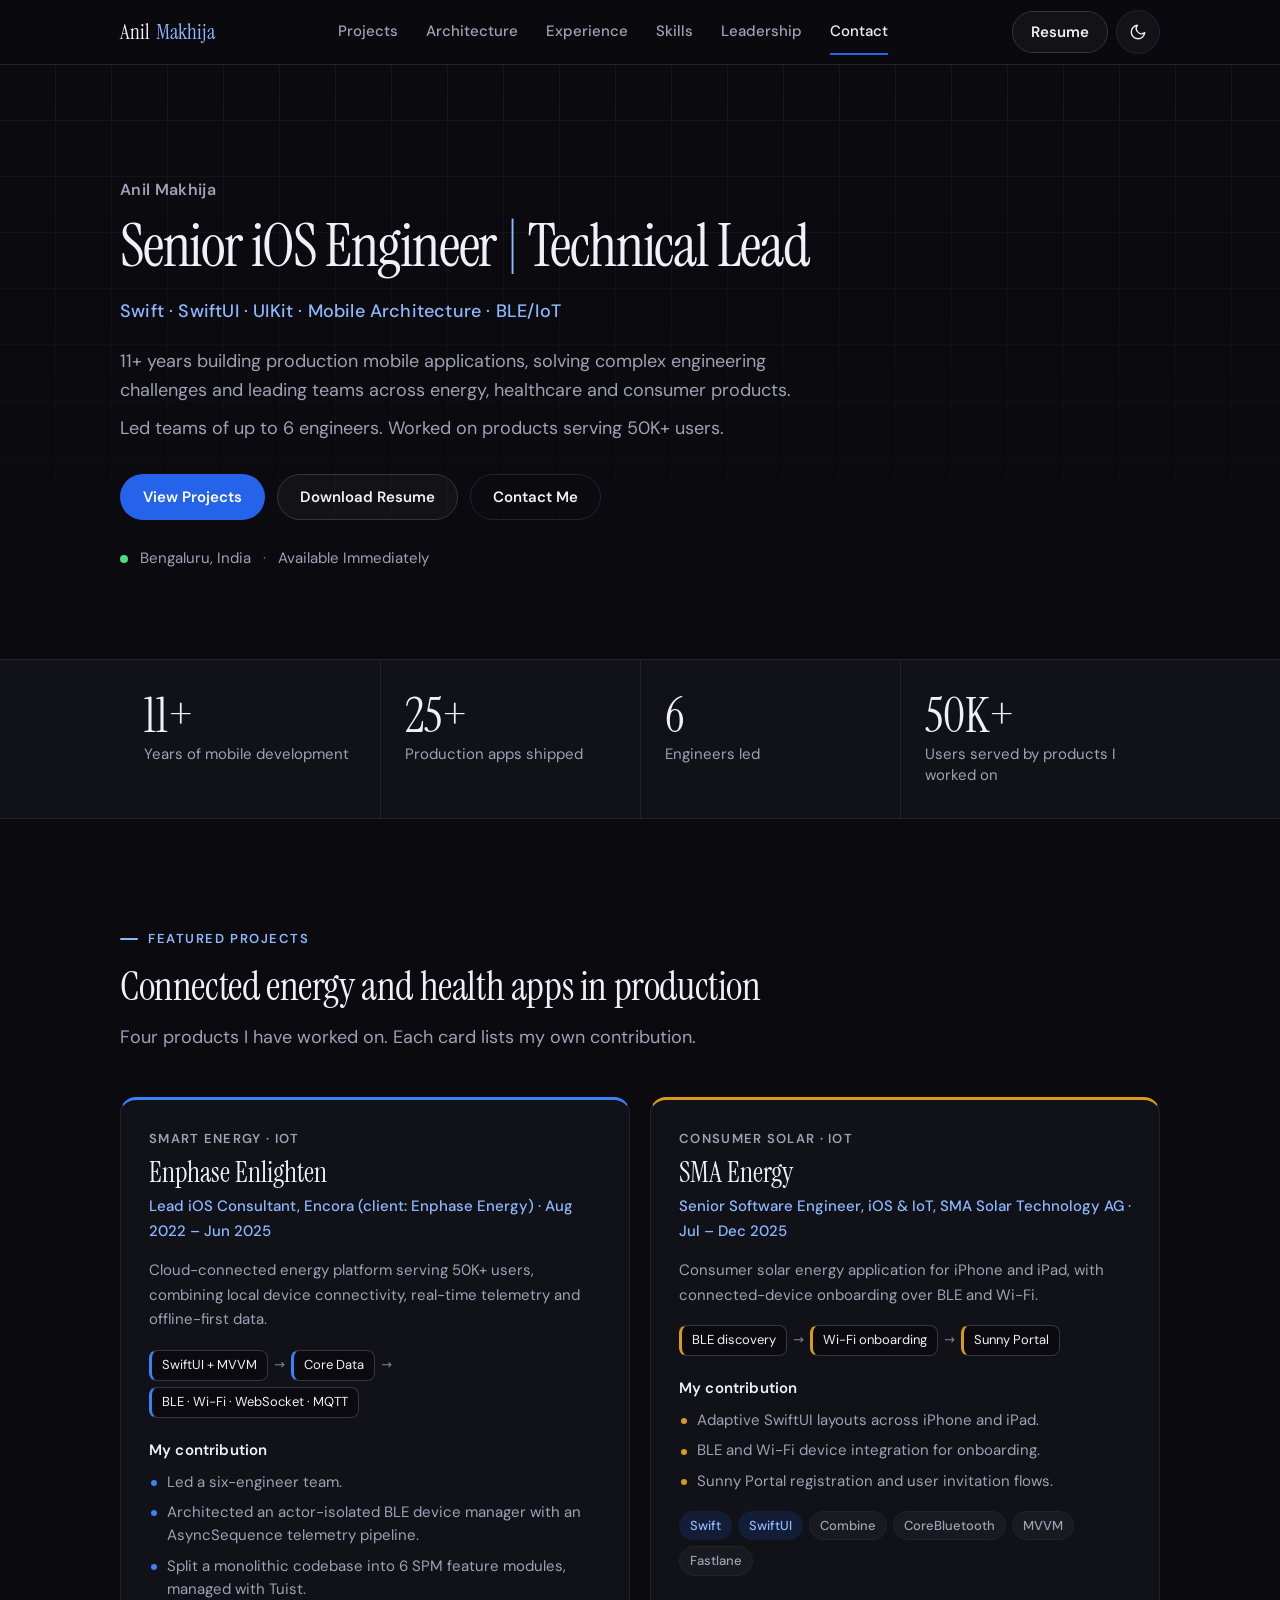
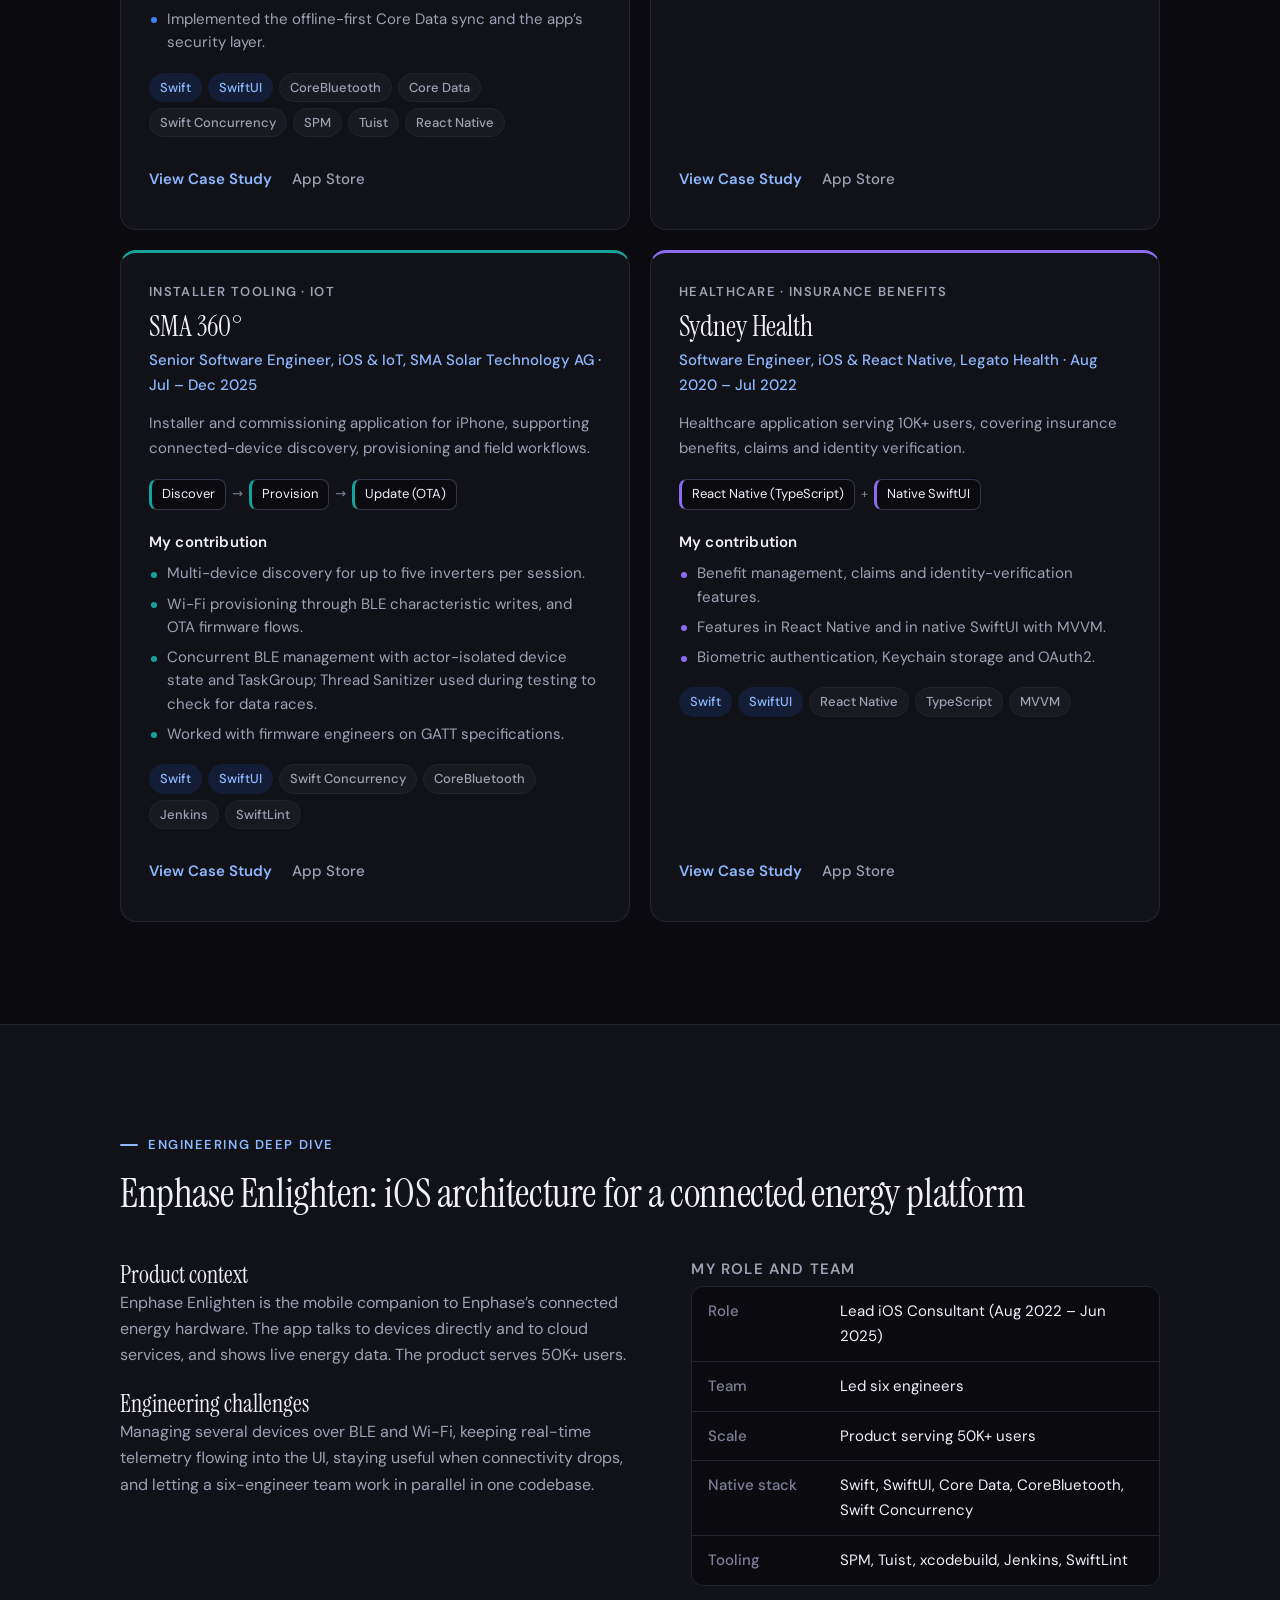
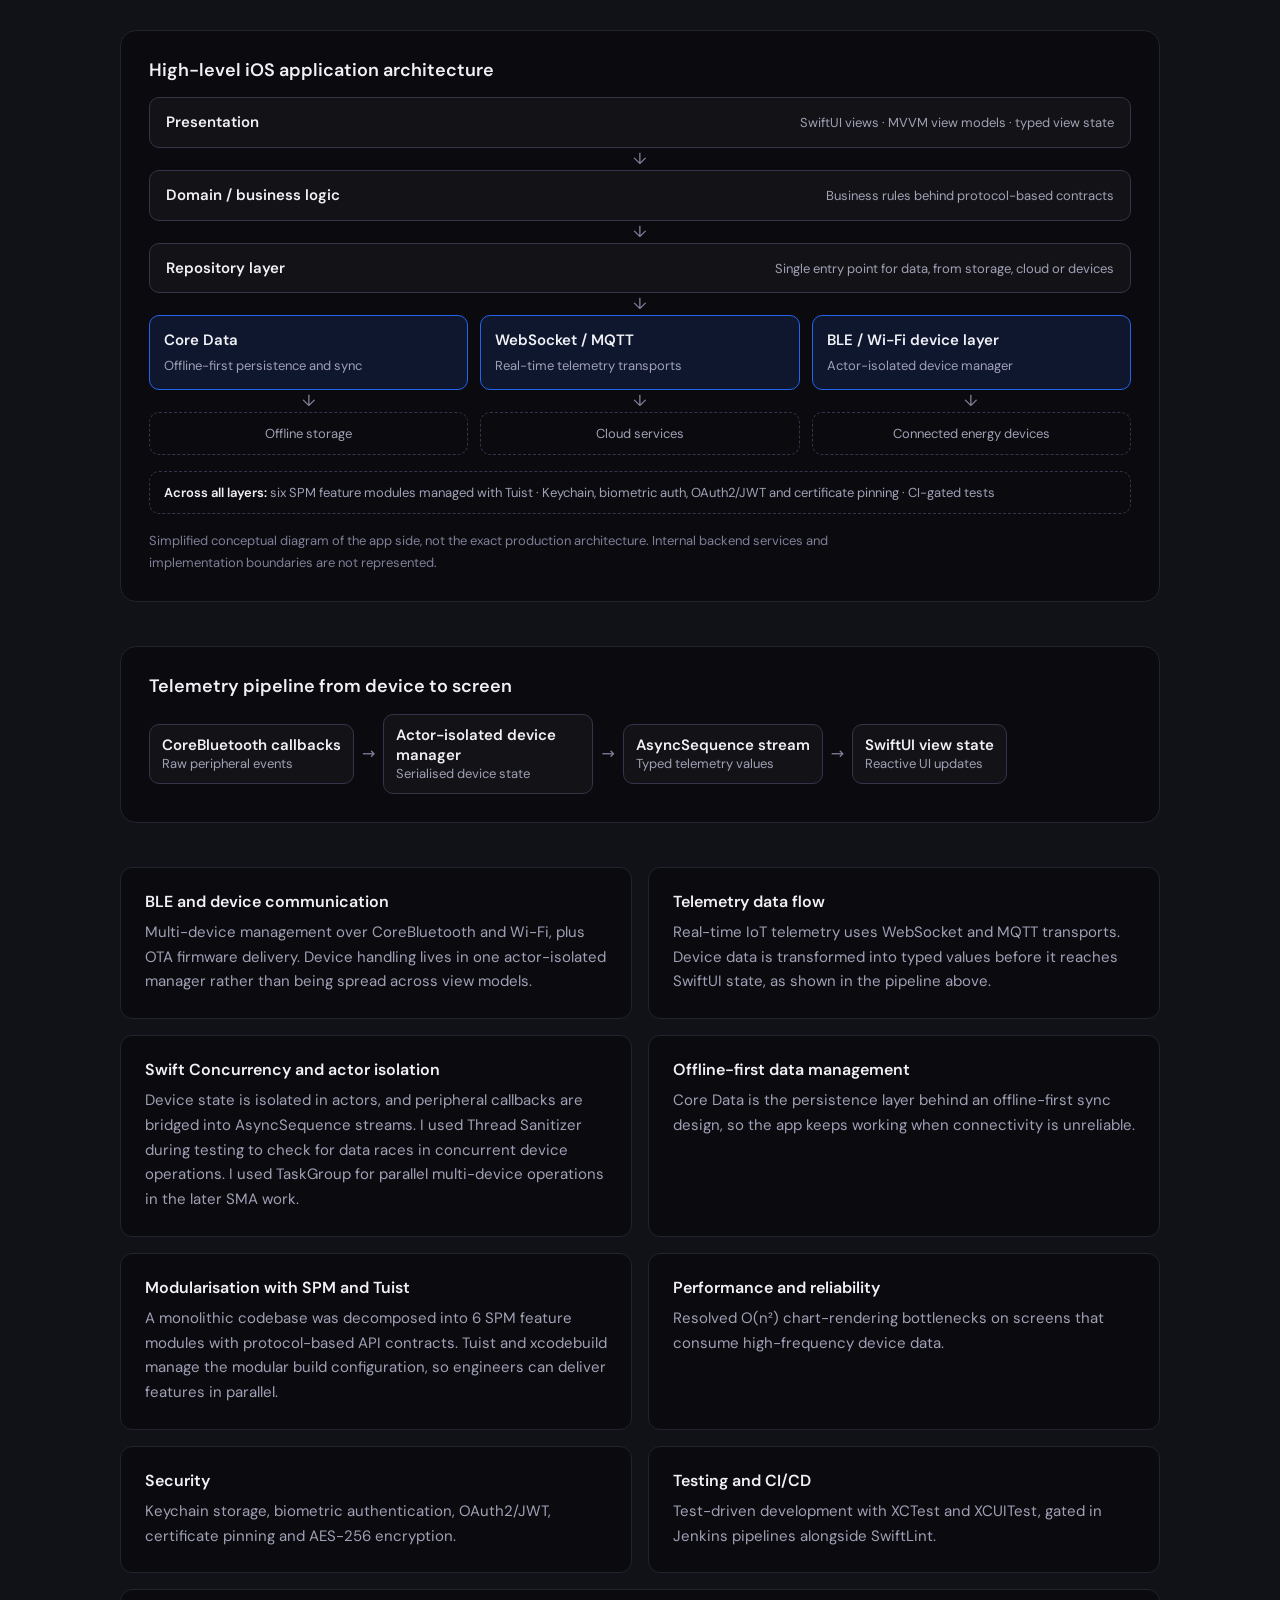
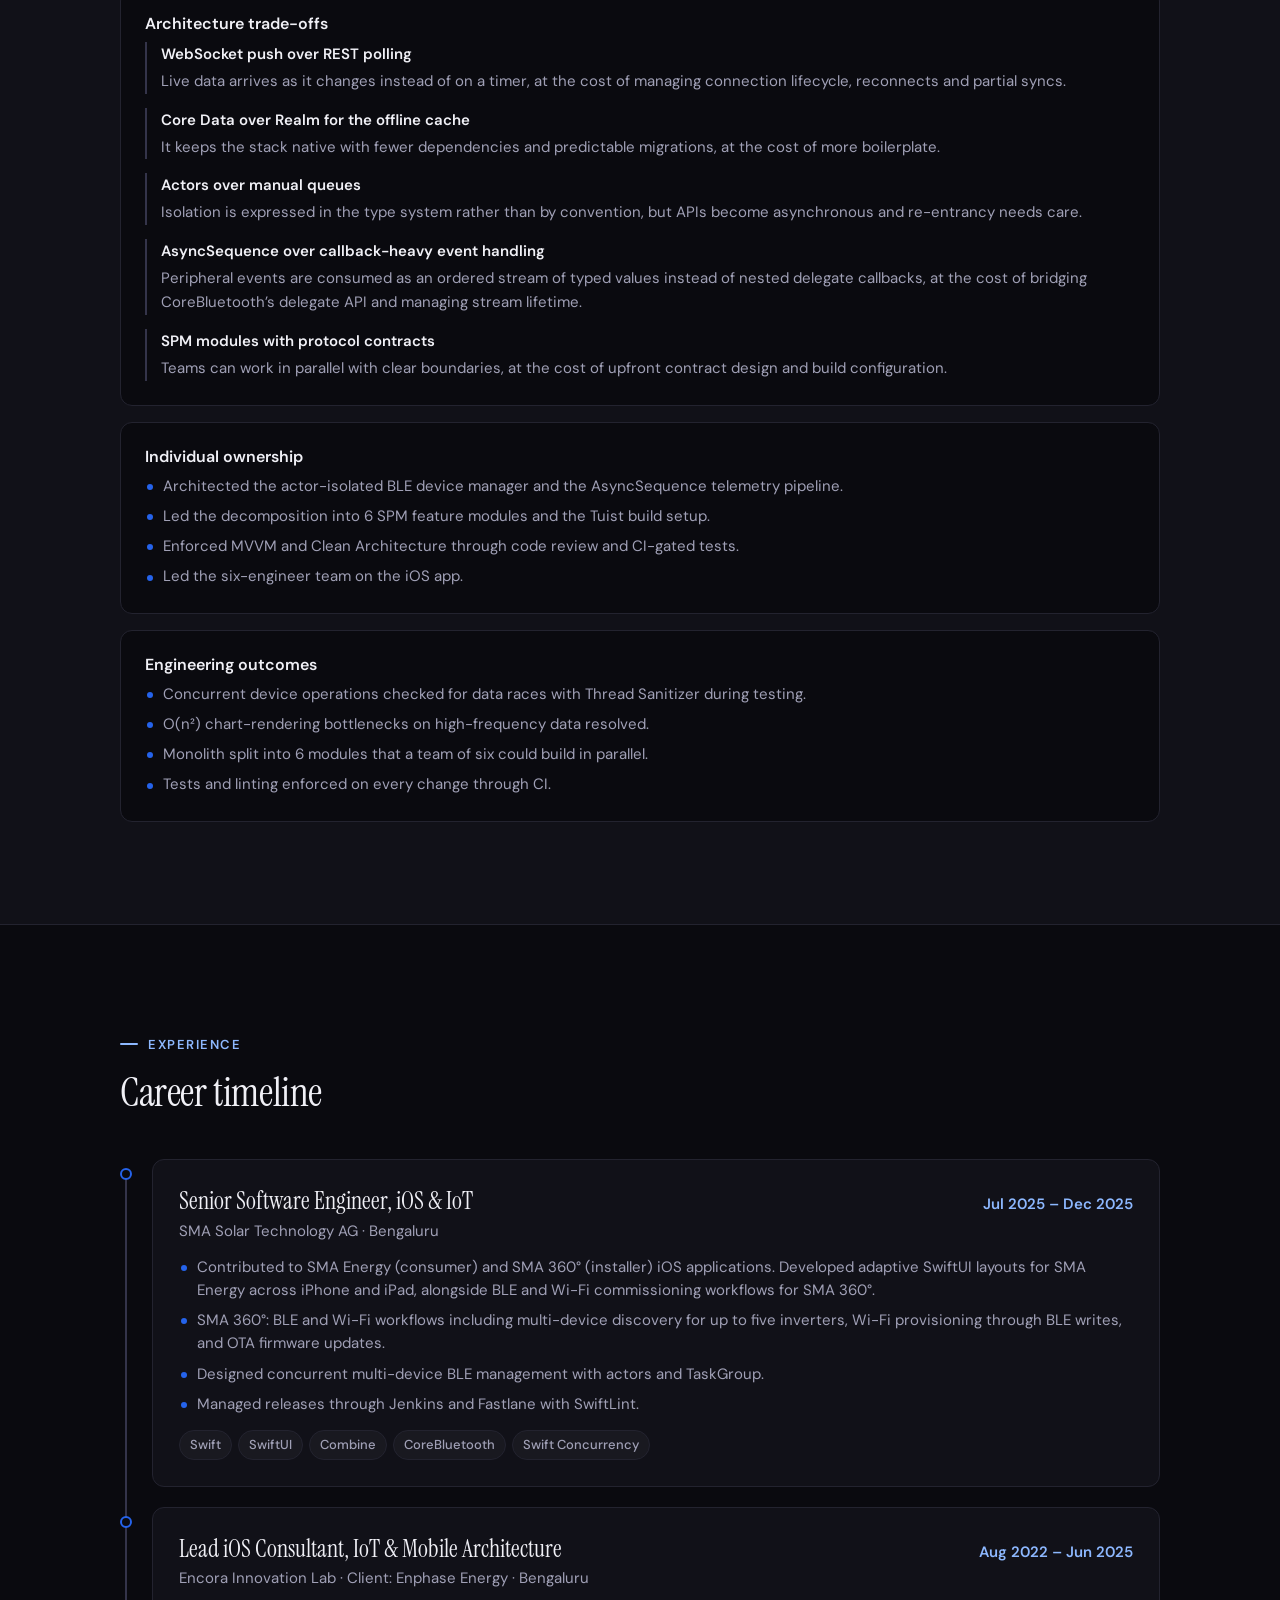
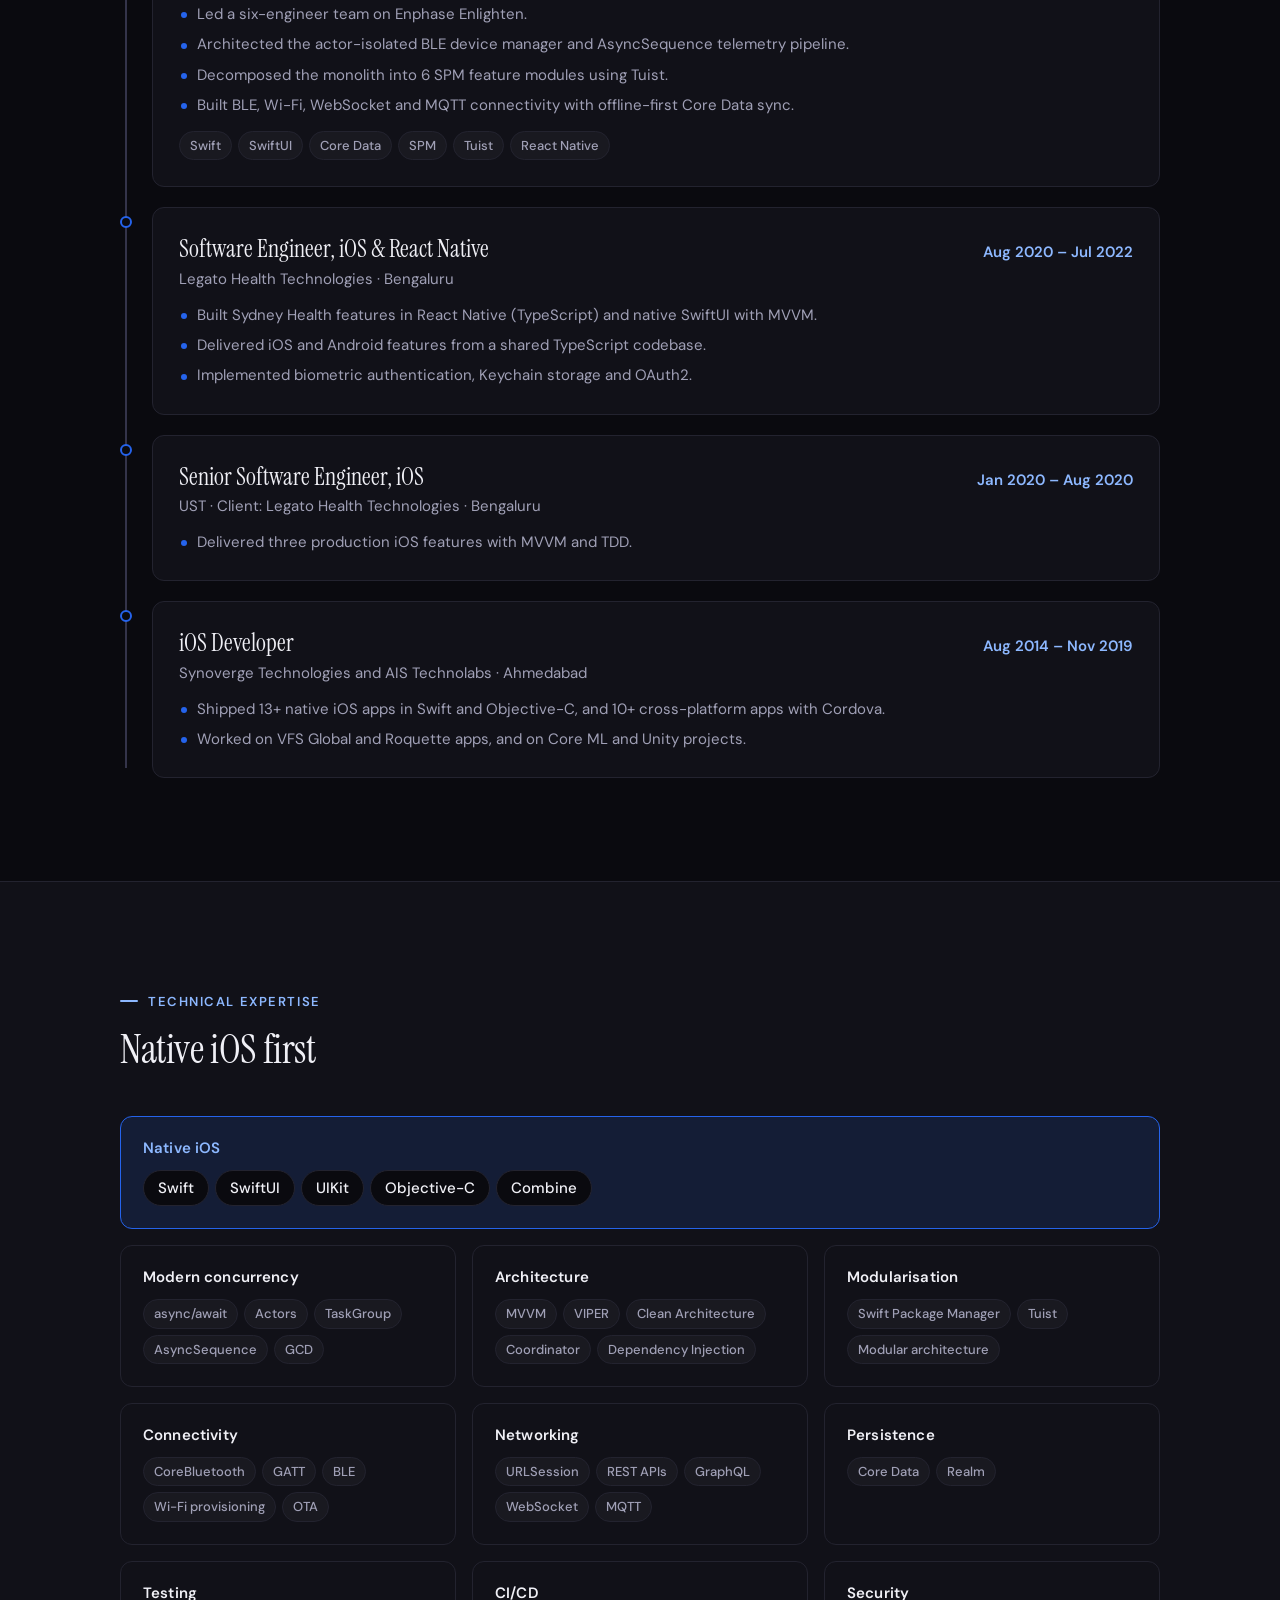
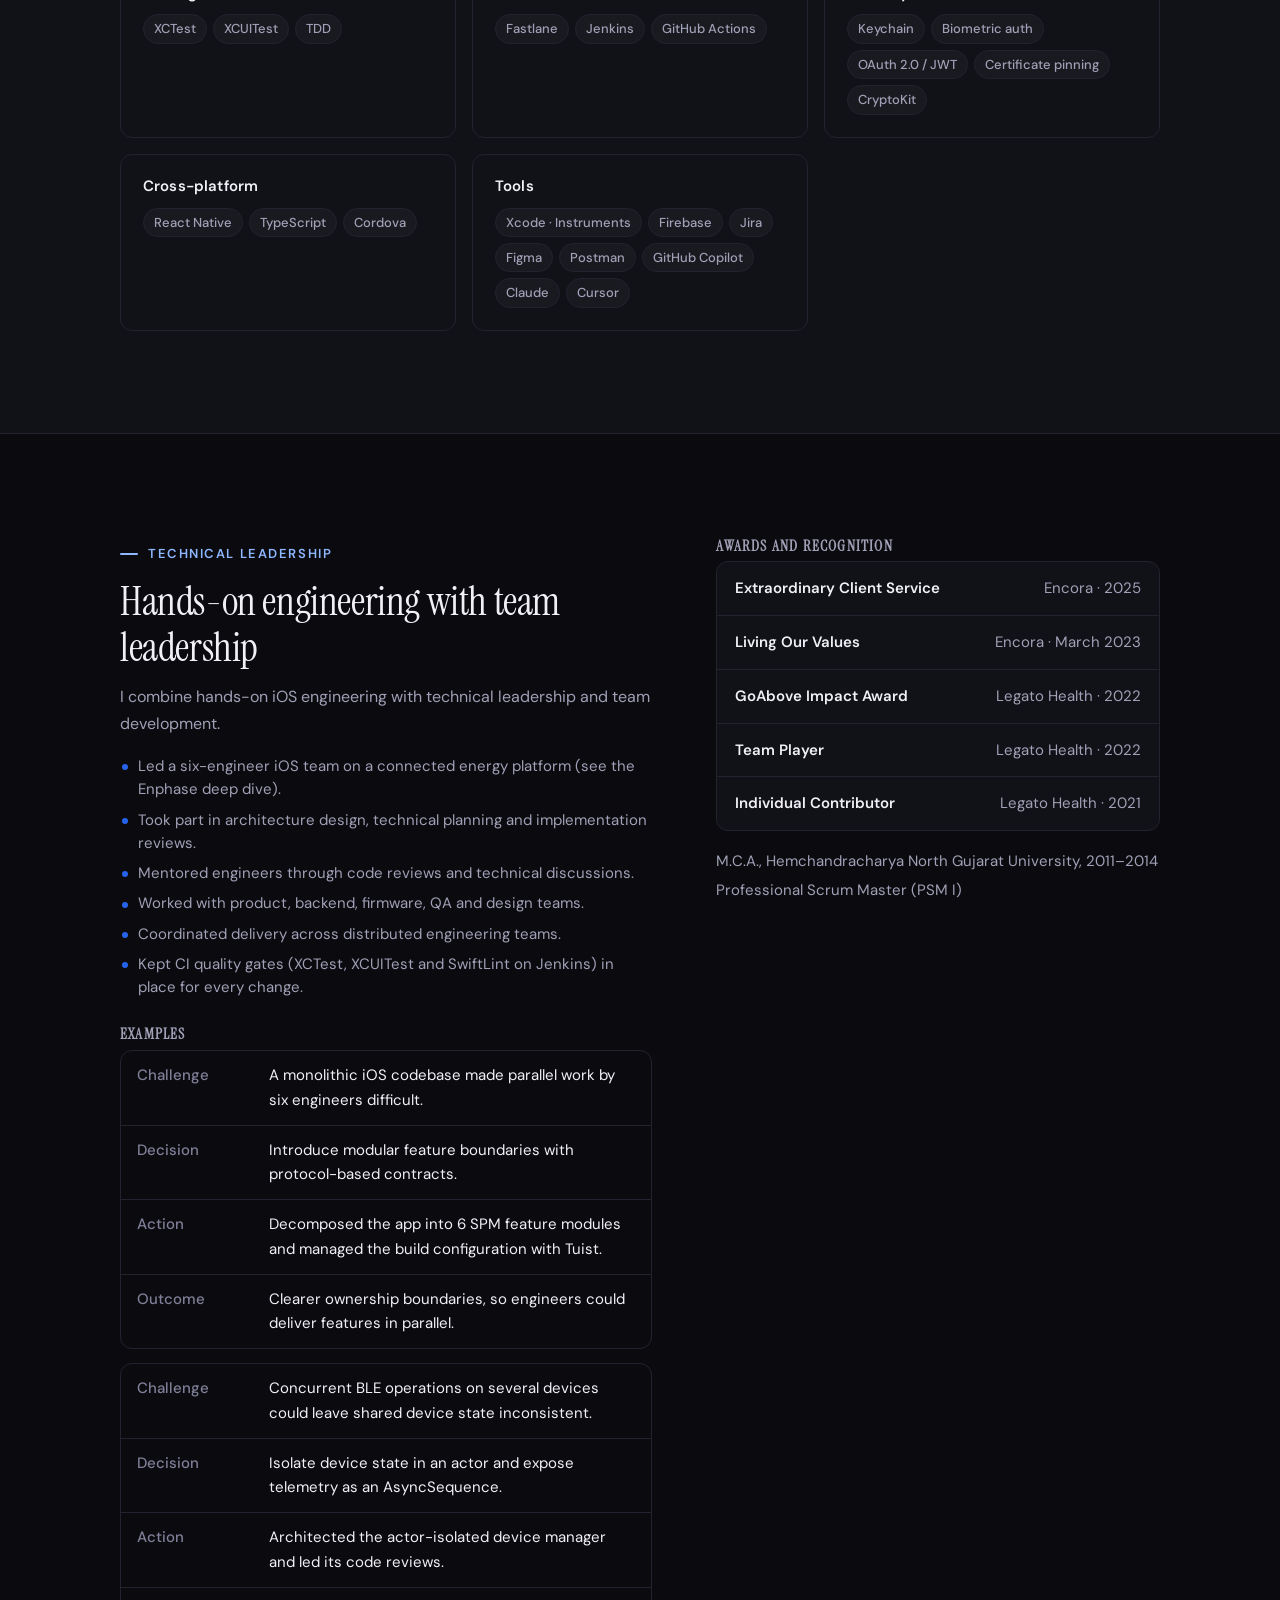
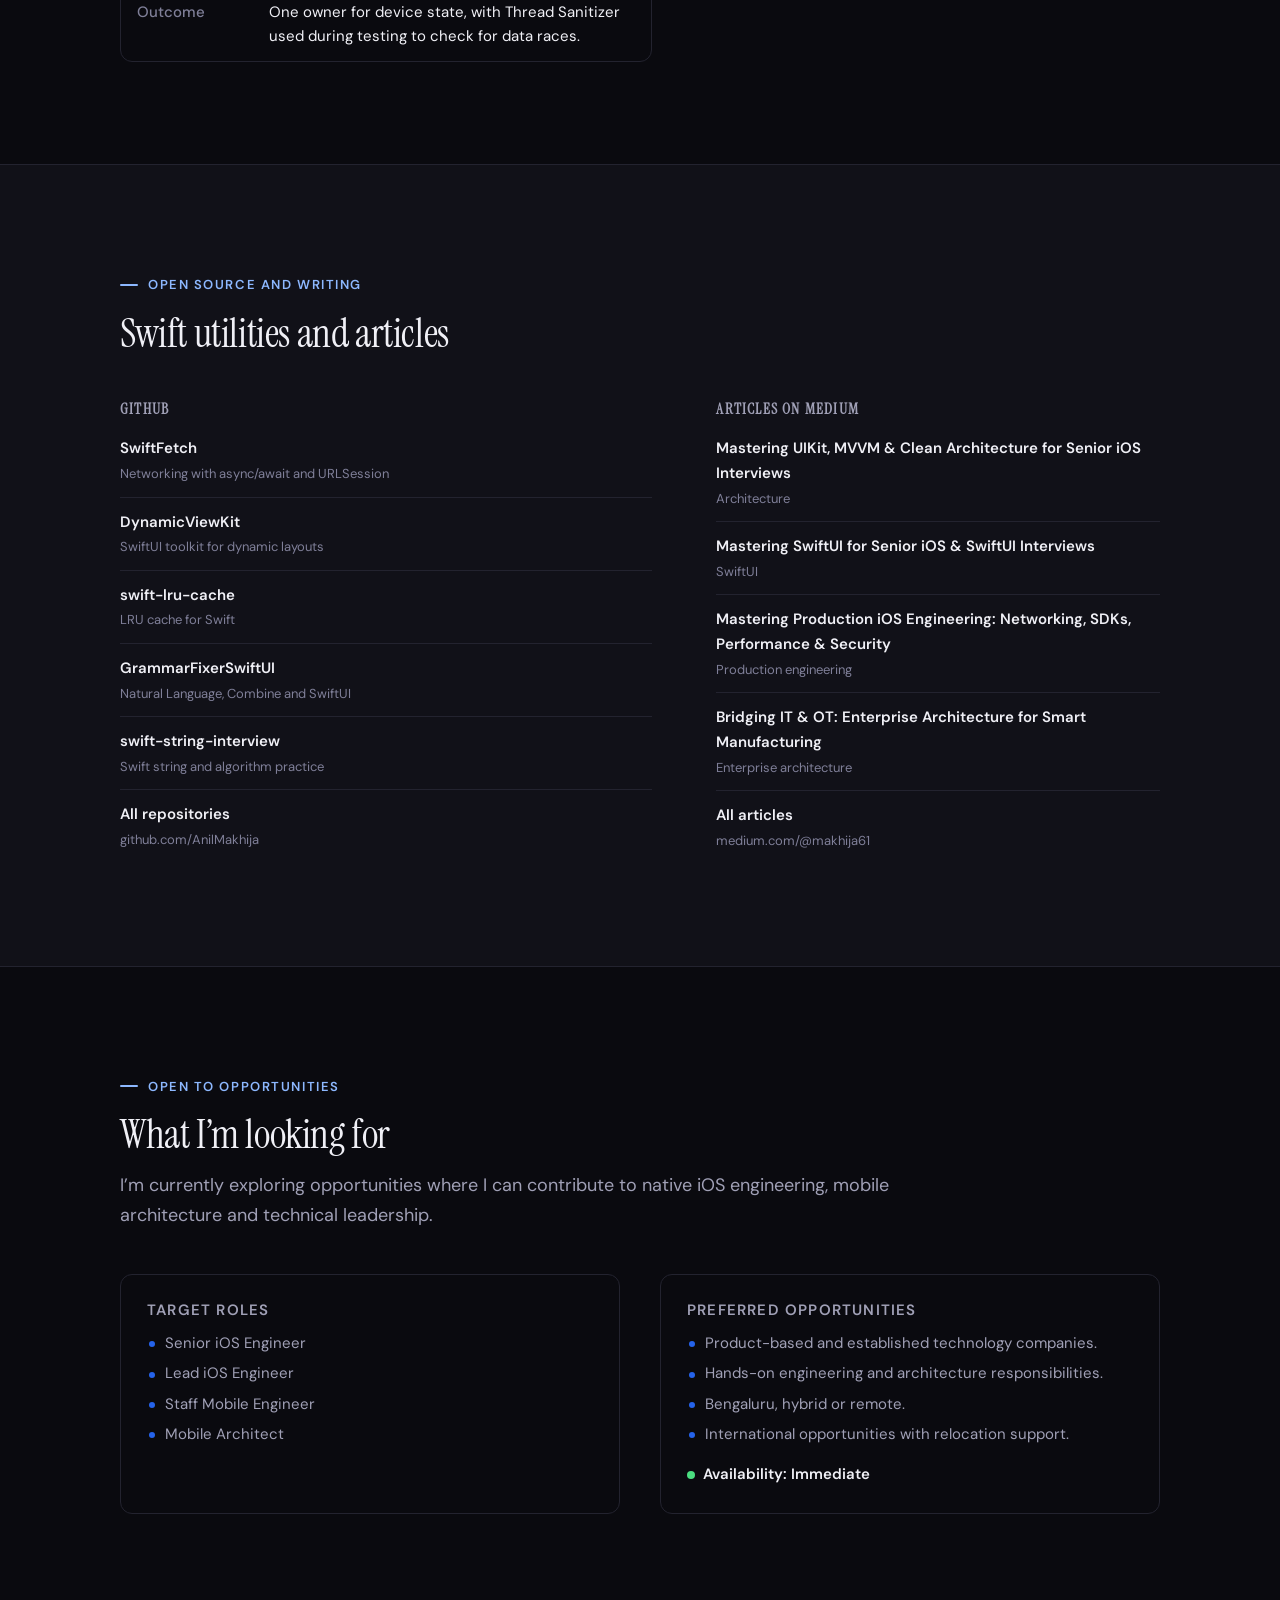
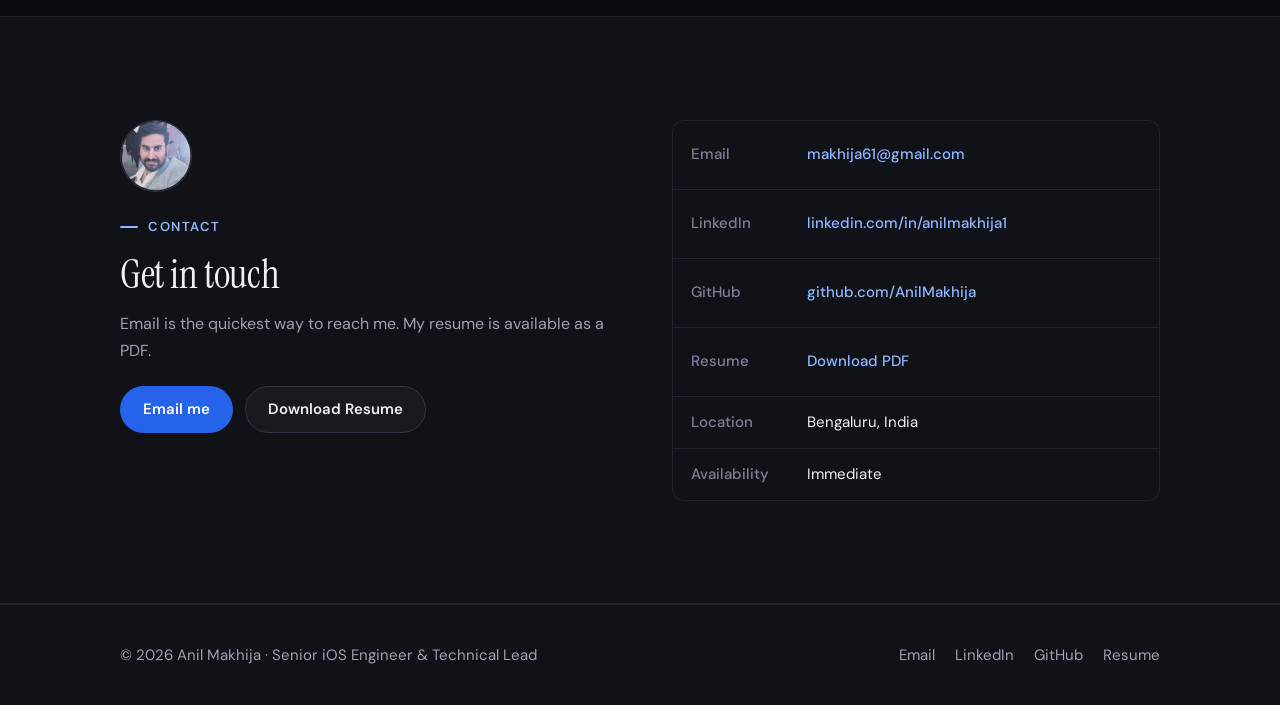
<file: index.html>
<!DOCTYPE html>
<html lang="en" data-theme="dark">
<head>
<meta charset="utf-8">
<meta name="viewport" content="width=device-width, initial-scale=1">
<title>Anil Makhija | Senior iOS Engineer &amp; Technical Lead | Swift, SwiftUI</title>
<meta name="description" content="Anil Makhija is a Senior iOS Engineer and Technical Lead with 11+ years of experience in Swift, SwiftUI, mobile architecture, React Native, BLE and IoT. Based in Bengaluru, India.">
<meta name="author" content="Anil Makhija">
<meta name="robots" content="index, follow, max-image-preview:large">
<meta name="theme-color" content="#0a0a0f">
<link rel="canonical" href="https://anilmakhija.github.io/">

<meta property="og:type" content="website">
<meta property="og:site_name" content="Anil Makhija">
<meta property="og:url" content="https://anilmakhija.github.io/">
<meta property="og:title" content="Anil Makhija | Senior iOS Engineer &amp; Technical Lead">
<meta property="og:description" content="11+ years of Swift, SwiftUI, mobile architecture, React Native, BLE and IoT. Led teams of up to 6 engineers. Bengaluru, India. Available immediately.">
<meta property="og:image" content="https://anilmakhija.github.io/assets/img/og-image.png">
<meta property="og:image:width" content="1200">
<meta property="og:image:height" content="630">
<meta property="og:image:alt" content="Anil Makhija, Senior iOS Engineer and Technical Lead. Swift, SwiftUI, UIKit, Mobile Architecture, BLE and IoT.">
<meta name="twitter:card" content="summary_large_image">
<meta name="twitter:title" content="Anil Makhija | Senior iOS Engineer &amp; Technical Lead">
<meta name="twitter:description" content="11+ years of Swift, SwiftUI, mobile architecture, React Native, BLE and IoT. Bengaluru, India. Available immediately.">
<meta name="twitter:image" content="https://anilmakhija.github.io/assets/img/og-image.png">
<meta name="twitter:image:alt" content="Anil Makhija, Senior iOS Engineer and Technical Lead.">

<link rel="icon" href="data:image/svg+xml,%3Csvg xmlns='http://www.w3.org/2000/svg' viewBox='0 0 64 64'%3E%3Crect width='64' height='64' rx='14' fill='%232563EB'/%3E%3Ctext x='32' y='43' font-family='Arial,sans-serif' font-size='28' font-weight='700' fill='white' text-anchor='middle'%3EAM%3C/text%3E%3C/svg%3E">

<script type="application/ld+json">
{
  "@context": "https://schema.org",
  "@type": "Person",
  "@id": "https://anilmakhija.github.io/#person",
  "name": "Anil Makhija",
  "jobTitle": "Senior iOS Engineer and Technical Lead",
  "description": "Senior iOS Engineer and Technical Lead with 11+ years of experience in Swift, SwiftUI, mobile architecture, React Native, BLE and IoT.",
  "url": "https://anilmakhija.github.io/",
  "image": "https://anilmakhija.github.io/assets/img/anil-makhija.jpg",
  "email": "makhija61@gmail.com",
  "address": {"@type": "PostalAddress", "addressLocality": "Bengaluru", "addressRegion": "Karnataka", "addressCountry": "IN"},
  "alumniOf": {"@type": "CollegeOrUniversity", "name": "Hemchandracharya North Gujarat University"},
  "knowsAbout": ["Swift", "SwiftUI", "UIKit", "iOS architecture", "Swift Concurrency", "Core Bluetooth", "BLE", "IoT", "React Native", "Swift Package Manager"],
  "sameAs": [
    "https://www.linkedin.com/in/anilmakhija1",
    "https://github.com/AnilMakhija",
    "https://medium.com/@makhija61"
  ]
}
</script>

<link rel="preload" href="assets/fonts/dm-sans-latin-400-normal.woff2" as="font" type="font/woff2" crossorigin>
<link rel="preload" href="assets/fonts/instrument-serif-latin-400-normal.woff2" as="font" type="font/woff2" crossorigin>
<link rel="stylesheet" href="assets/css/site.css">
<script>
  (function(){var d=document.documentElement;d.classList.add('js');
  try{var t=localStorage.getItem('am-theme');if(t==='light'||t==='dark')d.dataset.theme=t;}catch(e){}
  var m=document.querySelector('meta[name="theme-color"]');if(m)m.content=d.dataset.theme==='light'?'#f7f7fa':'#0a0a0f';})();
</script>
</head>
<body>
<a class="skip-link" href="#main">Skip to main content</a>

<header class="site-header">
  <div class="container nav">
    <a class="brand" href="#top" aria-label="Anil Makhija, back to top">Anil <span>Makhija</span></a>
    <nav aria-label="Primary">
      <div class="nav-links" id="nav-links">
        <a href="#projects">Projects</a>
        <a href="#deep-dive">Architecture</a>
        <a href="#experience">Experience</a>
        <a href="#skills">Skills</a>
        <a href="#leadership">Leadership</a>
        <a href="#contact">Contact</a>
      </div>
    </nav>
    <div class="nav-actions">
      <a class="btn btn-secondary nav-resume" href="Anil_Makhija_Resume.pdf" download>Resume</a>
      <button class="icon-btn" id="theme-toggle" type="button" aria-label="Switch to light theme" aria-pressed="false">
        <svg class="theme-moon" viewBox="0 0 24 24" aria-hidden="true"><path d="M21 12.8A9 9 0 1 1 11.2 3a7 7 0 0 0 9.8 9.8z"/></svg>
        <svg class="theme-sun" viewBox="0 0 24 24" aria-hidden="true"><circle cx="12" cy="12" r="4"/><path d="M12 2v2M12 20v2M4.9 4.9l1.4 1.4M17.7 17.7l1.4 1.4M2 12h2M20 12h2M4.9 19.1l1.4-1.4M17.7 6.3l1.4-1.4"/></svg>
      </button>
      <button class="icon-btn menu-btn" id="menu-toggle" type="button" aria-label="Open menu" aria-expanded="false" aria-controls="nav-links">
        <svg viewBox="0 0 24 24" aria-hidden="true"><path d="M4 7h16M4 12h16M4 17h16"/></svg>
      </button>
    </div>
  </div>
</header>

<main id="main">

<!-- ============ HERO ============ -->
<section class="hero" id="top" aria-labelledby="hero-title">
  <div class="container">
    <p class="hero-name">Anil Makhija</p>
    <h1 id="hero-title">Senior iOS <span style="white-space:nowrap">Engineer <span class="sep" aria-hidden="true">|</span></span> Technical Lead</h1>
    <p class="hero-stack">Swift · SwiftUI · UIKit · Mobile Architecture · BLE/IoT</p>
    <div class="hero-intro">
      <p>11+ years building production mobile applications, solving complex engineering challenges and leading teams across energy, healthcare and consumer products.</p>
      <p>Led teams of up to 6 engineers. Worked on products serving 50K+ users.</p>
    </div>
    <div class="btn-row">
      <a class="btn btn-primary" href="#projects">View Projects</a>
      <a class="btn btn-secondary" href="Anil_Makhija_Resume.pdf" download>Download Resume</a>
      <a class="btn btn-ghost" href="#contact">Contact Me</a>
    </div>
    <p class="hero-meta">
      <span class="status-dot" aria-hidden="true"></span>
      <span>Bengaluru, India</span><span class="dot-sep" aria-hidden="true">·</span><span>Available Immediately</span>
    </p>
  </div>
</section>

<!-- ============ IMPACT ============ -->
<section class="impact" aria-labelledby="impact-title">
  <div class="container">
    <h2 id="impact-title" class="visually-hidden">Professional impact</h2>
    <dl class="stats">
      <div class="stat"><dt>Years of mobile development</dt><dd>11+</dd></div>
      <div class="stat"><dt>Production apps shipped</dt><dd>25+</dd></div>
      <div class="stat"><dt>Engineers led</dt><dd>6</dd></div>
      <div class="stat"><dt>Users served by products I worked on</dt><dd>50K+</dd></div>
    </dl>
  </div>
</section>

<!-- ============ PROJECTS ============ -->
<section id="projects" aria-labelledby="projects-title">
  <div class="container">
    <div class="section-head">
      <p class="eyebrow">Featured projects</p>
      <h2 id="projects-title">Connected energy and health apps in production</h2>
      <p class="lede">Four products I have worked on. Each card lists my own contribution.</p>
    </div>

    <div class="project-grid">

      <article class="project" data-tone="blue" aria-labelledby="p-enphase">
        <p class="project-domain">Smart energy · IoT</p>
        <h3 id="p-enphase">Enphase Enlighten</h3>
        <p class="project-role">Lead iOS Consultant, Encora (client: Enphase Energy) · Aug 2022 – Jun 2025</p>
        <p class="project-desc">Cloud-connected energy platform serving 50K+ users, combining local device connectivity, real-time telemetry and offline-first data.</p>
        <ul class="flow">
          <li><span class="node">SwiftUI + MVVM</span><span class="arrow" aria-hidden="true">→</span></li>
          <li><span class="node">Core Data</span><span class="arrow" aria-hidden="true">→</span></li>
          <li><span class="node">BLE · Wi-Fi · WebSocket · MQTT</span></li>
        </ul>
        <h4>My contribution</h4>
        <ul class="bullets">
          <li>Led a six-engineer team.</li>
          <li>Architected an actor-isolated BLE device manager with an AsyncSequence telemetry pipeline.</li>
          <li>Split a monolithic codebase into 6 SPM feature modules, managed with Tuist.</li>
          <li>Implemented the offline-first Core Data sync and the app’s security layer.</li>
        </ul>
        <div class="chips">
          <span class="chip chip-strong">Swift</span><span class="chip chip-strong">SwiftUI</span>
          <span class="chip">CoreBluetooth</span><span class="chip">Core Data</span><span class="chip">Swift Concurrency</span><span class="chip">SPM</span><span class="chip">Tuist</span><span class="chip">React Native</span>
        </div>
        <div class="project-links">
          <a href="#deep-dive">View Case Study<span class="visually-hidden">: Enphase Enlighten</span></a>
          <a class="plain" href="https://apps.apple.com/us/app/enphase-enlighten/id787415770" target="_blank" rel="noopener noreferrer">App Store<span class="visually-hidden"> (opens in new tab)</span></a>
        </div>
      </article>

      <article class="project" data-tone="amber" aria-labelledby="p-sma-energy">
        <p class="project-domain">Consumer solar · IoT</p>
        <h3 id="p-sma-energy">SMA Energy</h3>
        <p class="project-role">Senior Software Engineer, iOS &amp; IoT, SMA Solar Technology AG · Jul – Dec 2025</p>
        <p class="project-desc">Consumer solar energy application for iPhone and iPad, with connected-device onboarding over BLE and Wi-Fi.</p>
        <ul class="flow">
          <li><span class="node">BLE discovery</span><span class="arrow" aria-hidden="true">→</span></li>
          <li><span class="node">Wi-Fi onboarding</span><span class="arrow" aria-hidden="true">→</span></li>
          <li><span class="node">Sunny Portal</span></li>
        </ul>
        <h4>My contribution</h4>
        <ul class="bullets">
          <li>Adaptive SwiftUI layouts across iPhone and iPad.</li>
          <li>BLE and Wi-Fi device integration for onboarding.</li>
          <li>Sunny Portal registration and user invitation flows.</li>
        </ul>
        <div class="chips">
          <span class="chip chip-strong">Swift</span><span class="chip chip-strong">SwiftUI</span>
          <span class="chip">Combine</span><span class="chip">CoreBluetooth</span><span class="chip">MVVM</span><span class="chip">Fastlane</span>
        </div>
        <div class="project-links">
          <a href="case-studies/sma-energy-360.html#sma-energy">View Case Study<span class="visually-hidden">: SMA Energy</span></a>
          <a class="plain" href="https://apps.apple.com/us/app/sma-energy/id1476822720" target="_blank" rel="noopener noreferrer">App Store<span class="visually-hidden"> (opens in new tab)</span></a>
        </div>
      </article>

      <article class="project" data-tone="teal" aria-labelledby="p-sma-360">
        <p class="project-domain">Installer tooling · IoT</p>
        <h3 id="p-sma-360">SMA 360°</h3>
        <p class="project-role">Senior Software Engineer, iOS &amp; IoT, SMA Solar Technology AG · Jul – Dec 2025</p>
        <p class="project-desc">Installer and commissioning application for iPhone, supporting connected-device discovery, provisioning and field workflows.</p>
        <ul class="flow">
          <li><span class="node">Discover</span><span class="arrow" aria-hidden="true">→</span></li>
          <li><span class="node">Provision</span><span class="arrow" aria-hidden="true">→</span></li>
          <li><span class="node">Update (OTA)</span></li>
        </ul>
        <h4>My contribution</h4>
        <ul class="bullets">
          <li>Multi-device discovery for up to five inverters per session.</li>
          <li>Wi-Fi provisioning through BLE characteristic writes, and OTA firmware flows.</li>
          <li>Concurrent BLE management with actor-isolated device state and TaskGroup; Thread Sanitizer used during testing to check for data races.</li>
          <li>Worked with firmware engineers on GATT specifications.</li>
        </ul>
        <div class="chips">
          <span class="chip chip-strong">Swift</span><span class="chip chip-strong">SwiftUI</span>
          <span class="chip">Swift Concurrency</span><span class="chip">CoreBluetooth</span><span class="chip">Jenkins</span><span class="chip">SwiftLint</span>
        </div>
        <div class="project-links">
          <a href="case-studies/sma-energy-360.html#sma-360">View Case Study<span class="visually-hidden">: SMA 360°</span></a>
          <a class="plain" href="https://apps.apple.com/us/app/sma-360/id1474232533" target="_blank" rel="noopener noreferrer">App Store<span class="visually-hidden"> (opens in new tab)</span></a>
        </div>
      </article>

      <article class="project" data-tone="violet" aria-labelledby="p-sydney">
        <p class="project-domain">Healthcare · Insurance benefits</p>
        <h3 id="p-sydney">Sydney Health</h3>
        <p class="project-role">Software Engineer, iOS &amp; React Native, Legato Health · Aug 2020 – Jul 2022</p>
        <p class="project-desc">Healthcare application serving 10K+ users, covering insurance benefits, claims and identity verification.</p>
        <ul class="flow">
          <li><span class="node">React Native (TypeScript)</span><span class="arrow" aria-hidden="true">+</span></li>
          <li><span class="node">Native SwiftUI</span></li>
        </ul>
        <h4>My contribution</h4>
        <ul class="bullets">
          <li>Benefit management, claims and identity-verification features.</li>
          <li>Features in React Native and in native SwiftUI with MVVM.</li>
          <li>Biometric authentication, Keychain storage and OAuth2.</li>
        </ul>
        <div class="chips">
          <span class="chip chip-strong">Swift</span><span class="chip chip-strong">SwiftUI</span>
          <span class="chip">React Native</span><span class="chip">TypeScript</span><span class="chip">MVVM</span>
        </div>
        <div class="project-links">
          <a href="case-studies/sydney-health.html">View Case Study<span class="visually-hidden">: Sydney Health</span></a>
          <a class="plain" href="https://apps.apple.com/us/app/sydney-health/id1463423283" target="_blank" rel="noopener noreferrer">App Store<span class="visually-hidden"> (opens in new tab)</span></a>
        </div>
      </article>

    </div>
  </div>
</section>

<!-- ============ ENGINEERING DEEP DIVE ============ -->
<section id="deep-dive" class="band" aria-labelledby="dive-title">
  <div class="container">
    <div class="section-head">
      <p class="eyebrow">Engineering deep dive</p>
      <h2 id="dive-title">Enphase Enlighten: iOS architecture for a connected energy platform</h2>
    </div>

    <div class="dive-intro">
      <div class="prose">
        <h3>Product context</h3>
        <p>Enphase Enlighten is the mobile companion to Enphase’s connected energy hardware. The app talks to devices directly and to cloud services, and shows live energy data. The product serves 50K+ users.</p>
        <h3 style="margin-top:20px">Engineering challenges</h3>
        <p>Managing several devices over BLE and Wi-Fi, keeping real-time telemetry flowing into the UI, staying useful when connectivity drops, and letting a six-engineer team work in parallel in one codebase.</p>
      </div>
      <div>
        <h3 class="sub-h" style="font-family:var(--font-body);font-size:var(--fs-sm);margin-bottom:8px">My role and team</h3>
        <dl class="facts">
          <div><dt>Role</dt><dd>Lead iOS Consultant (Aug 2022 – Jun 2025)</dd></div>
          <div><dt>Team</dt><dd>Led six engineers</dd></div>
          <div><dt>Scale</dt><dd>Product serving 50K+ users</dd></div>
          <div><dt>Native stack</dt><dd>Swift, SwiftUI, Core Data, CoreBluetooth, Swift Concurrency</dd></div>
          <div><dt>Tooling</dt><dd>SPM, Tuist, xcodebuild, Jenkins, SwiftLint</dd></div>
        </dl>
      </div>
    </div>

    <figure class="diagram">
      <h3>High-level iOS application architecture</h3>
      <div class="arch" role="img" aria-label="Layered architecture. Presentation layer, then domain and business logic, then a repository layer. The repository layer connects to three sources: Core Data for offline storage, a WebSocket and MQTT client for cloud telemetry, and an actor-isolated BLE and Wi-Fi device layer for connected devices.">
        <div class="arch-layer"><strong>Presentation</strong><span>SwiftUI views · MVVM view models · typed view state</span></div>
        <div class="arch-arrow" aria-hidden="true">↓</div>
        <div class="arch-layer"><strong>Domain / business logic</strong><span>Business rules behind protocol-based contracts</span></div>
        <div class="arch-arrow" aria-hidden="true">↓</div>
        <div class="arch-layer"><strong>Repository layer</strong><span>Single entry point for data, from storage, cloud or devices</span></div>
        <div class="arch-arrow" aria-hidden="true">↓</div>
        <div class="arch-cols">
          <div class="arch-col">
            <div class="arch-box"><strong>Core Data</strong><span>Offline-first persistence and sync</span></div>
            <div class="arch-arrow" aria-hidden="true">↓</div>
            <div class="arch-end">Offline storage</div>
          </div>
          <div class="arch-col">
            <div class="arch-box"><strong>WebSocket / MQTT</strong><span>Real-time telemetry transports</span></div>
            <div class="arch-arrow" aria-hidden="true">↓</div>
            <div class="arch-end">Cloud services</div>
          </div>
          <div class="arch-col">
            <div class="arch-box"><strong>BLE / Wi-Fi device layer</strong><span>Actor-isolated device manager</span></div>
            <div class="arch-arrow" aria-hidden="true">↓</div>
            <div class="arch-end">Connected energy devices</div>
          </div>
        </div>
        <p class="arch-side"><strong>Across all layers:</strong> six SPM feature modules managed with Tuist · Keychain, biometric auth, OAuth2/JWT and certificate pinning · CI-gated tests</p>
      </div>
      <figcaption>Simplified conceptual diagram of the app side, not the exact production architecture. Internal backend services and implementation boundaries are not represented.</figcaption>
    </figure>

    <figure class="diagram">
      <h3>Telemetry pipeline from device to screen</h3>
      <ol class="pipeline">
        <li><div class="step"><b>CoreBluetooth callbacks</b><span>Raw peripheral events</span></div><span class="arrow" aria-hidden="true">→</span></li>
        <li><div class="step"><b>Actor-isolated device manager</b><span>Serialised device state</span></div><span class="arrow" aria-hidden="true">→</span></li>
        <li><div class="step"><b>AsyncSequence stream</b><span>Typed telemetry values</span></div><span class="arrow" aria-hidden="true">→</span></li>
        <li><div class="step"><b>SwiftUI view state</b><span>Reactive UI updates</span></div></li>
      </ol>
    </figure>

    <div class="topics">
      <article class="topic">
        <h3>BLE and device communication</h3>
        <p>Multi-device management over CoreBluetooth and Wi-Fi, plus OTA firmware delivery. Device handling lives in one actor-isolated manager rather than being spread across view models.</p>
      </article>
      <article class="topic">
        <h3>Telemetry data flow</h3>
        <p>Real-time IoT telemetry uses WebSocket and MQTT transports. Device data is transformed into typed values before it reaches SwiftUI state, as shown in the pipeline above.</p>
      </article>
      <article class="topic">
        <h3>Swift Concurrency and actor isolation</h3>
        <p>Device state is isolated in actors, and peripheral callbacks are bridged into AsyncSequence streams. I used Thread Sanitizer during testing to check for data races in concurrent device operations. I used TaskGroup for parallel multi-device operations in the later SMA work.</p>
      </article>
      <article class="topic">
        <h3>Offline-first data management</h3>
        <p>Core Data is the persistence layer behind an offline-first sync design, so the app keeps working when connectivity is unreliable.</p>
      </article>
      <article class="topic">
        <h3>Modularisation with SPM and Tuist</h3>
        <p>A monolithic codebase was decomposed into 6 SPM feature modules with protocol-based API contracts. Tuist and xcodebuild manage the modular build configuration, so engineers can deliver features in parallel.</p>
      </article>
      <article class="topic">
        <h3>Performance and reliability</h3>
        <p>Resolved O(n²) chart-rendering bottlenecks on screens that consume high-frequency device data.</p>
      </article>
      <article class="topic">
        <h3>Security</h3>
        <p>Keychain storage, biometric authentication, OAuth2/JWT, certificate pinning and AES-256 encryption.</p>
      </article>
      <article class="topic">
        <h3>Testing and CI/CD</h3>
        <p>Test-driven development with XCTest and XCUITest, gated in Jenkins pipelines alongside SwiftLint.</p>
      </article>

      <article class="topic wide">
        <h3>Architecture trade-offs</h3>
        <dl class="tradeoffs">
          <div><dt>WebSocket push over REST polling</dt><dd>Live data arrives as it changes instead of on a timer, at the cost of managing connection lifecycle, reconnects and partial syncs.</dd></div>
          <div><dt>Core Data over Realm for the offline cache</dt><dd>It keeps the stack native with fewer dependencies and predictable migrations, at the cost of more boilerplate.</dd></div>
          <div><dt>Actors over manual queues</dt><dd>Isolation is expressed in the type system rather than by convention, but APIs become asynchronous and re-entrancy needs care.</dd></div>
          <div><dt>AsyncSequence over callback-heavy event handling</dt><dd>Peripheral events are consumed as an ordered stream of typed values instead of nested delegate callbacks, at the cost of bridging CoreBluetooth’s delegate API and managing stream lifetime.</dd></div>
          <div><dt>SPM modules with protocol contracts</dt><dd>Teams can work in parallel with clear boundaries, at the cost of upfront contract design and build configuration.</dd></div>
        </dl>
      </article>

      <article class="topic wide">
        <h3>Individual ownership</h3>
        <ul class="bullets">
          <li>Architected the actor-isolated BLE device manager and the AsyncSequence telemetry pipeline.</li>
          <li>Led the decomposition into 6 SPM feature modules and the Tuist build setup.</li>
          <li>Enforced MVVM and Clean Architecture through code review and CI-gated tests.</li>
          <li>Led the six-engineer team on the iOS app.</li>
        </ul>
      </article>

      <article class="topic wide">
        <h3>Engineering outcomes</h3>
        <ul class="bullets">
          <li>Concurrent device operations checked for data races with Thread Sanitizer during testing.</li>
          <li>O(n²) chart-rendering bottlenecks on high-frequency data resolved.</li>
          <li>Monolith split into 6 modules that a team of six could build in parallel.</li>
          <li>Tests and linting enforced on every change through CI.</li>
        </ul>
      </article>
    </div>
  </div>
</section>

<!-- ============ EXPERIENCE ============ -->
<section id="experience" aria-labelledby="exp-title">
  <div class="container">
    <div class="section-head">
      <p class="eyebrow">Experience</p>
      <h2 id="exp-title">Career timeline</h2>
    </div>

    <ol class="timeline">
      <li class="job">
        <div class="job-card">
          <div class="job-top"><h3>Senior Software Engineer, iOS &amp; IoT</h3><span class="job-date">Jul 2025 – Dec 2025</span></div>
          <p class="job-org">SMA Solar Technology AG · Bengaluru</p>
          <ul class="bullets">
            <li>Contributed to SMA Energy (consumer) and SMA 360° (installer) iOS applications. Developed adaptive SwiftUI layouts for SMA Energy across iPhone and iPad, alongside BLE and Wi-Fi commissioning workflows for SMA 360°.</li>
            <li>SMA 360°: BLE and Wi-Fi workflows including multi-device discovery for up to five inverters, Wi-Fi provisioning through BLE writes, and OTA firmware updates.</li>
            <li>Designed concurrent multi-device BLE management with actors and TaskGroup.</li>
            <li>Managed releases through Jenkins and Fastlane with SwiftLint.</li>
          </ul>
          <div class="chips"><span class="chip">Swift</span><span class="chip">SwiftUI</span><span class="chip">Combine</span><span class="chip">CoreBluetooth</span><span class="chip">Swift Concurrency</span></div>
        </div>
      </li>

      <li class="job">
        <div class="job-card">
          <div class="job-top"><h3>Lead iOS Consultant, IoT &amp; Mobile Architecture</h3><span class="job-date">Aug 2022 – Jun 2025</span></div>
          <p class="job-org">Encora Innovation Lab · Client: Enphase Energy · Bengaluru</p>
          <ul class="bullets">
            <li>Led a six-engineer team on Enphase Enlighten.</li>
            <li>Architected the actor-isolated BLE device manager and AsyncSequence telemetry pipeline.</li>
            <li>Decomposed the monolith into 6 SPM feature modules using Tuist.</li>
            <li>Built BLE, Wi-Fi, WebSocket and MQTT connectivity with offline-first Core Data sync.</li>
          </ul>
          <div class="chips"><span class="chip">Swift</span><span class="chip">SwiftUI</span><span class="chip">Core Data</span><span class="chip">SPM</span><span class="chip">Tuist</span><span class="chip">React Native</span></div>
        </div>
      </li>

      <li class="job">
        <div class="job-card">
          <div class="job-top"><h3>Software Engineer, iOS &amp; React Native</h3><span class="job-date">Aug 2020 – Jul 2022</span></div>
          <p class="job-org">Legato Health Technologies · Bengaluru</p>
          <ul class="bullets">
            <li>Built Sydney Health features in React Native (TypeScript) and native SwiftUI with MVVM.</li>
            <li>Delivered iOS and Android features from a shared TypeScript codebase.</li>
            <li>Implemented biometric authentication, Keychain storage and OAuth2.</li>
          </ul>
        </div>
      </li>

      <li class="job">
        <div class="job-card">
          <div class="job-top"><h3>Senior Software Engineer, iOS</h3><span class="job-date">Jan 2020 – Aug 2020</span></div>
          <p class="job-org">UST · Client: Legato Health Technologies · Bengaluru</p>
          <ul class="bullets">
            <li>Delivered three production iOS features with MVVM and TDD.</li>
          </ul>
        </div>
      </li>

      <li class="job">
        <div class="job-card">
          <div class="job-top"><h3>iOS Developer</h3><span class="job-date">Aug 2014 – Nov 2019</span></div>
          <p class="job-org">Synoverge Technologies and AIS Technolabs · Ahmedabad</p>
          <ul class="bullets">
            <li>Shipped 13+ native iOS apps in Swift and Objective-C, and 10+ cross-platform apps with Cordova.</li>
            <li>Worked on VFS Global and Roquette apps, and on Core ML and Unity projects.</li>
          </ul>
        </div>
      </li>
    </ol>
  </div>
</section>

<!-- ============ SKILLS ============ -->
<section id="skills" class="band" aria-labelledby="skills-title">
  <div class="container">
    <div class="section-head">
      <p class="eyebrow">Technical expertise</p>
      <h2 id="skills-title">Native iOS first</h2>
    </div>
    <div class="skills">
      <div class="skill skill-core">
        <h3>Native iOS</h3>
        <div class="chips"><span class="chip">Swift</span><span class="chip">SwiftUI</span><span class="chip">UIKit</span><span class="chip">Objective-C</span><span class="chip">Combine</span></div>
      </div>
      <div class="skill"><h3>Modern concurrency</h3><div class="chips"><span class="chip">async/await</span><span class="chip">Actors</span><span class="chip">TaskGroup</span><span class="chip">AsyncSequence</span><span class="chip">GCD</span></div></div>
      <div class="skill"><h3>Architecture</h3><div class="chips"><span class="chip">MVVM</span><span class="chip">VIPER</span><span class="chip">Clean Architecture</span><span class="chip">Coordinator</span><span class="chip">Dependency Injection</span></div></div>
      <div class="skill"><h3>Modularisation</h3><div class="chips"><span class="chip">Swift Package Manager</span><span class="chip">Tuist</span><span class="chip">Modular architecture</span></div></div>
      <div class="skill"><h3>Connectivity</h3><div class="chips"><span class="chip">CoreBluetooth</span><span class="chip">GATT</span><span class="chip">BLE</span><span class="chip">Wi-Fi provisioning</span><span class="chip">OTA</span></div></div>
      <div class="skill"><h3>Networking</h3><div class="chips"><span class="chip">URLSession</span><span class="chip">REST APIs</span><span class="chip">GraphQL</span><span class="chip">WebSocket</span><span class="chip">MQTT</span></div></div>
      <div class="skill"><h3>Persistence</h3><div class="chips"><span class="chip">Core Data</span><span class="chip">Realm</span></div></div>
      <div class="skill"><h3>Testing</h3><div class="chips"><span class="chip">XCTest</span><span class="chip">XCUITest</span><span class="chip">TDD</span></div></div>
      <div class="skill"><h3>CI/CD</h3><div class="chips"><span class="chip">Fastlane</span><span class="chip">Jenkins</span><span class="chip">GitHub Actions</span></div></div>
      <div class="skill"><h3>Security</h3><div class="chips"><span class="chip">Keychain</span><span class="chip">Biometric auth</span><span class="chip">OAuth 2.0 / JWT</span><span class="chip">Certificate pinning</span><span class="chip">CryptoKit</span></div></div>
      <div class="skill"><h3>Cross-platform</h3><div class="chips"><span class="chip">React Native</span><span class="chip">TypeScript</span><span class="chip">Cordova</span></div></div>
      <div class="skill"><h3>Tools</h3><div class="chips"><span class="chip">Xcode · Instruments</span><span class="chip">Firebase</span><span class="chip">Jira</span><span class="chip">Figma</span><span class="chip">Postman</span><span class="chip">GitHub Copilot</span><span class="chip">Claude</span><span class="chip">Cursor</span></div></div>
    </div>
  </div>
</section>

<!-- ============ LEADERSHIP + AWARDS ============ -->
<section id="leadership" aria-labelledby="lead-title">
  <div class="container two-col">
    <div>
      <p class="eyebrow">Technical leadership</p>
      <h2 id="lead-title">Hands-on engineering with team leadership</h2>
      <div class="prose"><p>I combine hands-on iOS engineering with technical leadership and team development.</p></div>
      <ul class="bullets" style="margin-top:18px;--tint:var(--accent)">
        <li>Led a six-engineer iOS team on a connected energy platform (see the Enphase deep dive).</li>
        <li>Took part in architecture design, technical planning and implementation reviews.</li>
        <li>Mentored engineers through code reviews and technical discussions.</li>
        <li>Worked with product, backend, firmware, QA and design teams.</li>
        <li>Coordinated delivery across distributed engineering teams.</li>
        <li>Kept CI quality gates (XCTest, XCUITest and SwiftLint on Jenkins) in place for every change.</li>
      </ul>
      <h3 class="sub-h" style="margin-top:26px">Examples</h3>
      <dl class="facts">
        <div><dt>Challenge</dt><dd>A monolithic iOS codebase made parallel work by six engineers difficult.</dd></div>
        <div><dt>Decision</dt><dd>Introduce modular feature boundaries with protocol-based contracts.</dd></div>
        <div><dt>Action</dt><dd>Decomposed the app into 6 SPM feature modules and managed the build configuration with Tuist.</dd></div>
        <div><dt>Outcome</dt><dd>Clearer ownership boundaries, so engineers could deliver features in parallel.</dd></div>
      </dl>
      <dl class="facts" style="margin-top:14px">
        <div><dt>Challenge</dt><dd>Concurrent BLE operations on several devices could leave shared device state inconsistent.</dd></div>
        <div><dt>Decision</dt><dd>Isolate device state in an actor and expose telemetry as an AsyncSequence.</dd></div>
        <div><dt>Action</dt><dd>Architected the actor-isolated device manager and led its code reviews.</dd></div>
        <div><dt>Outcome</dt><dd>One owner for device state, with Thread Sanitizer used during testing to check for data races.</dd></div>
      </dl>
    </div>
    <div id="awards" aria-labelledby="awards-title" role="group">
      <h3 id="awards-title" class="sub-h">Awards and recognition</h3>
      <ul class="award-list">
        <!-- DATES TO CONFIRM: UST end / Legato start (Aug 2020 overlap) appear in the Experience section below; update with resume source _resume-src/resume.html -->
        <li><strong>Extraordinary Client Service</strong><span>Encora · 2025</span></li>
        <li><strong>Living Our Values</strong><span>Encora · March 2023</span></li>
        <li><strong>GoAbove Impact Award</strong><span>Legato Health · 2022</span></li>
        <li><strong>Team Player</strong><span>Legato Health · 2022</span></li>
        <li><strong>Individual Contributor</strong><span>Legato Health · 2021</span></li>
      </ul>
      <ul class="creds">
        <li>M.C.A., Hemchandracharya North Gujarat University, 2011–2014</li>
        <li>Professional Scrum Master (PSM I)</li>
      </ul>
    </div>
  </div>
</section>

<!-- ============ OPEN SOURCE & WRITING ============ -->
<section id="open-source" class="band" aria-labelledby="oss-title">
  <div class="container">
    <div class="section-head">
      <p class="eyebrow">Open source and writing</p>
      <h2 id="oss-title">Swift utilities and articles</h2>
    </div>
    <div class="two-col">
      <div>
        <h3 class="sub-h">GitHub</h3>
        <ul class="link-list">
          <li><a href="https://github.com/AnilMakhija/SwiftFetch" target="_blank" rel="noopener noreferrer"><span class="t">SwiftFetch<span class="visually-hidden"> (opens in new tab)</span></span><span class="m">Networking with async/await and URLSession</span></a></li>
          <li><a href="https://github.com/AnilMakhija/DynamicViewKit" target="_blank" rel="noopener noreferrer"><span class="t">DynamicViewKit<span class="visually-hidden"> (opens in new tab)</span></span><span class="m">SwiftUI toolkit for dynamic layouts</span></a></li>
          <li><a href="https://github.com/AnilMakhija/swift-lru-cache" target="_blank" rel="noopener noreferrer"><span class="t">swift-lru-cache<span class="visually-hidden"> (opens in new tab)</span></span><span class="m">LRU cache for Swift</span></a></li>
          <li><a href="https://github.com/AnilMakhija/GrammarFixerSwiftUI" target="_blank" rel="noopener noreferrer"><span class="t">GrammarFixerSwiftUI<span class="visually-hidden"> (opens in new tab)</span></span><span class="m">Natural Language, Combine and SwiftUI</span></a></li>
          <li><a href="https://github.com/AnilMakhija/swift-string-interview" target="_blank" rel="noopener noreferrer"><span class="t">swift-string-interview<span class="visually-hidden"> (opens in new tab)</span></span><span class="m">Swift string and algorithm practice</span></a></li>
          <li><a href="https://github.com/AnilMakhija" target="_blank" rel="noopener noreferrer"><span class="t">All repositories<span class="visually-hidden"> (opens in new tab)</span></span><span class="m">github.com/AnilMakhija</span></a></li>
        </ul>
      </div>
      <div>
        <h3 class="sub-h">Articles on Medium</h3>
        <ul class="link-list">
          <li><a href="https://medium.com/@makhija61/mastering-uikit-mvvm-clean-architecture-for-senior-ios-interviews-0ab85b5ae39a" target="_blank" rel="noopener noreferrer"><span class="t">Mastering UIKit, MVVM &amp; Clean Architecture for Senior iOS Interviews<span class="visually-hidden"> (opens in new tab)</span></span><span class="m">Architecture</span></a></li>
          <li><a href="https://medium.com/@makhija61/mastering-swiftui-for-senior-ios-swiftui-interviews-1a50741cbb86" target="_blank" rel="noopener noreferrer"><span class="t">Mastering SwiftUI for Senior iOS &amp; SwiftUI Interviews<span class="visually-hidden"> (opens in new tab)</span></span><span class="m">SwiftUI</span></a></li>
          <li><a href="https://medium.com/@makhija61/mastering-production-ios-engineering-networking-sdks-performance-security-8deaf846fb43" target="_blank" rel="noopener noreferrer"><span class="t">Mastering Production iOS Engineering: Networking, SDKs, Performance &amp; Security<span class="visually-hidden"> (opens in new tab)</span></span><span class="m">Production engineering</span></a></li>
          <li><a href="https://medium.com/@makhija61/bridging-it-ot-a-practical-enterprise-architecture-for-smart-manufacturing-and-industry-4-0-d9ba5672575b" target="_blank" rel="noopener noreferrer"><span class="t">Bridging IT &amp; OT: Enterprise Architecture for Smart Manufacturing<span class="visually-hidden"> (opens in new tab)</span></span><span class="m">Enterprise architecture</span></a></li>
          <li><a href="https://medium.com/@makhija61" target="_blank" rel="noopener noreferrer"><span class="t">All articles<span class="visually-hidden"> (opens in new tab)</span></span><span class="m">medium.com/@makhija61</span></a></li>
        </ul>
      </div>
    </div>
  </div>
</section>

<!-- ============ OPEN TO OPPORTUNITIES ============ -->
<section id="opportunities" aria-labelledby="open-title">
  <div class="container">
    <div class="section-head">
      <p class="eyebrow">Open to opportunities</p>
      <h2 id="open-title">What I’m looking for</h2>
      <p class="lede">I’m currently exploring opportunities where I can contribute to native iOS engineering, mobile architecture and technical leadership.</p>
    </div>
    <div class="open-grid">
      <div class="panel">
        <h3>Target roles</h3>
        <ul class="bullets" style="--tint:var(--accent)">
          <li>Senior iOS Engineer</li>
          <li>Lead iOS Engineer</li>
          <li>Staff Mobile Engineer</li>
          <li>Mobile Architect</li>
        </ul>
      </div>
      <div class="panel">
        <h3>Preferred opportunities</h3>
        <ul class="bullets" style="--tint:var(--accent)">
          <li>Product-based and established technology companies.</li>
          <li>Hands-on engineering and architecture responsibilities.</li>
          <li>Bengaluru, hybrid or remote.</li>
          <li>International opportunities with relocation support.</li>
        </ul>
        <p class="avail" style="margin-top:16px"><span class="status-dot" aria-hidden="true"></span>Availability: Immediate</p>
      </div>
    </div>
  </div>
</section>

<!-- ============ CONTACT ============ -->
<section id="contact" class="band" aria-labelledby="contact-title">
  <div class="container contact-grid">
    <div>
      <img class="avatar" src="assets/img/anil-makhija.jpg" width="72" height="72" alt="Portrait of Anil Makhija" loading="lazy" decoding="async">
      <p class="eyebrow">Contact</p>
      <h2 id="contact-title">Get in touch</h2>
      <div class="prose"><p>Email is the quickest way to reach me. My resume is available as a PDF.</p></div>
      <div class="btn-row" style="margin-top:22px">
        <a class="btn btn-primary" href="mailto:makhija61@gmail.com">Email me</a>
        <a class="btn btn-secondary" href="Anil_Makhija_Resume.pdf" download>Download Resume</a>
      </div>
    </div>
    <ul class="contact-list">
      <li><span class="k">Email</span><a href="mailto:makhija61@gmail.com">makhija61@gmail.com</a></li>
      <li><span class="k">LinkedIn</span><a href="https://www.linkedin.com/in/anilmakhija1" target="_blank" rel="noopener noreferrer">linkedin.com/in/anilmakhija1<span class="visually-hidden"> (opens in new tab)</span></a></li>
      <li><span class="k">GitHub</span><a href="https://github.com/AnilMakhija" target="_blank" rel="noopener noreferrer">github.com/AnilMakhija<span class="visually-hidden"> (opens in new tab)</span></a></li>
      <li><span class="k">Resume</span><a href="Anil_Makhija_Resume.pdf" download>Download PDF</a></li>
      <li><span class="k">Location</span><span>Bengaluru, India</span></li>
      <li><span class="k">Availability</span><span>Immediate</span></li>
    </ul>
  </div>
</section>

</main>

<footer class="site-footer">
  <div class="container footer-in">
    <p>© 2026 Anil Makhija · Senior iOS Engineer &amp; Technical Lead</p>
    <nav class="footer-links" aria-label="Footer">
      <a href="mailto:makhija61@gmail.com">Email</a>
      <a href="https://www.linkedin.com/in/anilmakhija1" target="_blank" rel="noopener noreferrer">LinkedIn<span class="visually-hidden"> (opens in new tab)</span></a>
      <a href="https://github.com/AnilMakhija" target="_blank" rel="noopener noreferrer">GitHub<span class="visually-hidden"> (opens in new tab)</span></a>
      <a href="Anil_Makhija_Resume.pdf" download>Resume</a>
    </nav>
  </div>
</footer>
<script src="assets/js/site.js" defer></script>
</body>
</html>
</file>
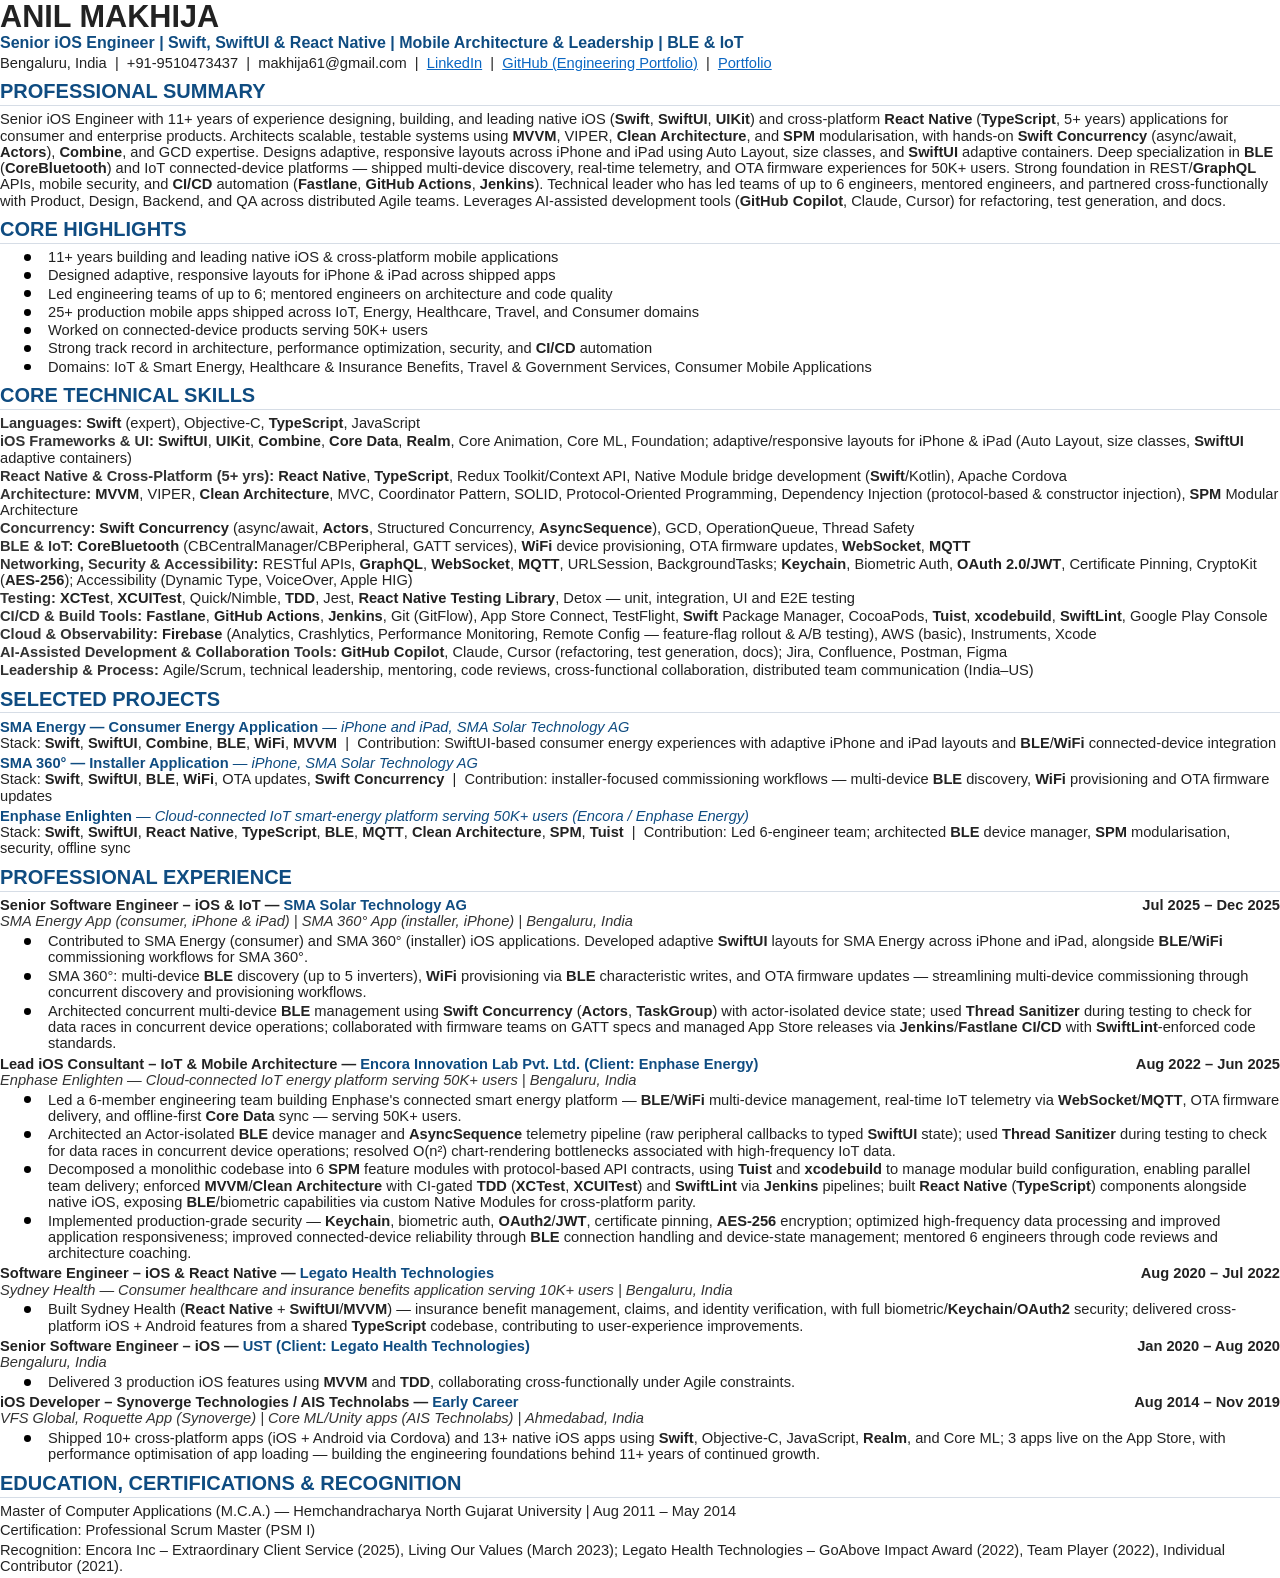
<file: _resume-src/resume.html>
<!DOCTYPE html>
<html lang="en">
<head>
<meta charset="utf-8">
<title>Anil Makhija – Senior iOS Engineer Resume</title>
<meta name="author" content="Anil Makhija">
<style>
@page { size: 612pt 792pt; margin: 22pt 38pt 20pt 38pt; }
* { box-sizing: border-box; }
html { -webkit-print-color-adjust: exact; print-color-adjust: exact; }
body { margin: 0; font-family: Calibri, Carlito, "Segoe UI", Arial, sans-serif; font-size: 11pt; line-height: 12.2pt; color: #222; }
a { color: #0a66c2; text-decoration: underline; }
b { font-weight: 700; }
h1 { font-size: 23pt; line-height: 24pt; margin: 0; font-weight: 700; color: #222; letter-spacing: 0; }
.tag { font-size: 12pt; line-height: 15pt; font-weight: 700; color: #0f4c81; margin: 1pt 0 1pt; }
.contact { margin: 0 0 4pt; line-height: 12.2pt; }
h2 { font-size: 15pt; line-height: 17pt; font-weight: 700; color: #0f4c81; margin: 7pt 0 4pt; padding-bottom: 1.5pt; border-bottom: 0.75pt solid #d6dde6; text-transform: uppercase; break-after: avoid; page-break-after: avoid; }
p { margin: 0; }
ul { list-style: none; margin: 0; padding: 0 0 0 36pt; }
li { position: relative; margin: 0 0 1.8pt; }
li::before { content: ""; position: absolute; left: -18pt; top: 3.6pt; width: 5.2pt; height: 5.2pt; border-radius: 50%; background: #000; }
.hl li { margin-bottom: 1.5pt; }
.skills p { margin: 0 0 1.3pt; color: #222; }
.skills p b:first-child { color: #333; }
.proj { margin: 0 0 3pt; break-inside: avoid; page-break-inside: avoid; }
.proj .t { color: #0f4c81; font-weight: 700; }
.proj .t i { font-weight: 400; }
.job { margin: 0 0 3pt; }
.job-head { display: flex; justify-content: space-between; align-items: baseline; gap: 8pt; break-after: avoid; page-break-after: avoid; }
.job-head .l { font-weight: 700; }
.job-head .d { font-weight: 700; white-space: nowrap; }
.job-sub { font-style: italic; color: #333; margin-bottom: 2.6pt; break-after: avoid; page-break-after: avoid; }
.job li { break-inside: avoid; page-break-inside: avoid; }
.job-head, .job-sub + ul { break-inside: avoid; }
.edu p { margin: 0 0 2.4pt; }
i.n { font-style: italic; }
.co { color: #0f4c81; }
</style>
</head>
<body>
<h1>ANIL MAKHIJA</h1>
<p class="tag">Senior iOS Engineer | Swift, SwiftUI &amp; React Native | Mobile Architecture &amp; Leadership | BLE &amp; IoT</p>
<p class="contact">Bengaluru, India &nbsp;|&nbsp; +91-9510473437 &nbsp;|&nbsp; makhija61@gmail.com &nbsp;|&nbsp; <a href="https://www.linkedin.com/in/anilmakhija1/">LinkedIn</a> &nbsp;|&nbsp; <a href="https://github.com/AnilMakhija">GitHub (Engineering Portfolio)</a> &nbsp;|&nbsp; <a href="https://anilmakhija.github.io/">Portfolio</a></p>

<h2>Professional Summary</h2>
<p>Senior iOS Engineer with 11+ years of experience designing, building, and leading native iOS (<b>Swift</b>, <b>SwiftUI</b>, <b>UIKit</b>) and cross-platform <b>React Native</b> (<b>TypeScript</b>, 5+ years) applications for consumer and enterprise products. Architects scalable, testable systems using <b>MVVM</b>, VIPER, <b>Clean Architecture</b>, and <b>SPM</b> modularisation, with hands-on <b>Swift Concurrency</b> (async/await, <b>Actors</b>), <b>Combine</b>, and GCD expertise. Designs adaptive, responsive layouts across iPhone and iPad using Auto Layout, size classes, and <b>SwiftUI</b> adaptive containers. Deep specialization in <b>BLE</b> (<b>CoreBluetooth</b>) and IoT connected-device platforms — shipped multi-device discovery, real-time telemetry, and OTA firmware experiences for 50K+ users. Strong foundation in REST/<b>GraphQL</b> APIs, mobile security, and <b>CI/CD</b> automation (<b>Fastlane</b>, <b>GitHub Actions</b>, <b>Jenkins</b>). Technical leader who has led teams of up to 6 engineers, mentored engineers, and partnered cross-functionally with Product, Design, Backend, and QA across distributed Agile teams. Leverages AI-assisted development tools (<b>GitHub Copilot</b>, Claude, Cursor) for refactoring, test generation, and docs.</p>

<h2>Core Highlights</h2>
<ul class="hl">
<li>11+ years building and leading native iOS &amp; cross-platform mobile applications</li>
<li>Designed adaptive, responsive layouts for iPhone &amp; iPad across shipped apps</li>
<li>Led engineering teams of up to 6; mentored engineers on architecture and code quality</li>
<li>25+ production mobile apps shipped across IoT, Energy, Healthcare, Travel, and Consumer domains</li>
<li>Worked on connected-device products serving 50K+ users</li>
<li>Strong track record in architecture, performance optimization, security, and <b>CI/CD</b> automation</li>
<li>Domains: IoT &amp; Smart Energy, Healthcare &amp; Insurance Benefits, Travel &amp; Government Services, Consumer Mobile Applications</li>
</ul>

<h2>Core Technical Skills</h2>
<div class="skills">
<p><b>Languages: </b><b>Swift</b> (expert), Objective-C, <b>TypeScript</b>, JavaScript</p>
<p><b>iOS Frameworks &amp; UI: </b><b>SwiftUI</b>, <b>UIKit</b>, <b>Combine</b>, <b>Core Data</b>, <b>Realm</b>, Core Animation, Core ML, Foundation; adaptive/responsive layouts for iPhone &amp; iPad (Auto Layout, size classes, <b>SwiftUI</b> adaptive containers)</p>
<p><b>React Native &amp; Cross-Platform (5+ yrs): </b><b>React Native</b>, <b>TypeScript</b>, Redux Toolkit/Context API, Native Module bridge development (<b>Swift</b>/Kotlin), Apache Cordova</p>
<p><b>Architecture: </b><b>MVVM</b>, VIPER, <b>Clean Architecture</b>, MVC, Coordinator Pattern, SOLID, Protocol-Oriented Programming, Dependency Injection (protocol-based &amp; constructor injection), <b>SPM</b> Modular Architecture</p>
<p><b>Concurrency: </b><b>Swift Concurrency</b> (async/await, <b>Actors</b>, Structured Concurrency, <b>AsyncSequence</b>), GCD, OperationQueue, Thread Safety</p>
<p><b>BLE &amp; IoT: </b><b>CoreBluetooth</b> (CBCentralManager/CBPeripheral, GATT services), <b>WiFi</b> device provisioning, OTA firmware updates, <b>WebSocket</b>, <b>MQTT</b></p>
<p><b>Networking, Security &amp; Accessibility: </b>RESTful APIs, <b>GraphQL</b>, <b>WebSocket</b>, <b>MQTT</b>, URLSession, BackgroundTasks; <b>Keychain</b>, Biometric Auth, <b>OAuth 2.0/JWT</b>, Certificate Pinning, CryptoKit (<b>AES-256</b>); Accessibility (Dynamic Type, VoiceOver, Apple HIG)</p>
<p><b>Testing: </b><b>XCTest</b>, <b>XCUITest</b>, Quick/Nimble, <b>TDD</b>, Jest, <b>React Native Testing Library</b>, Detox — unit, integration, UI and E2E testing</p>
<p><b>CI/CD &amp; Build Tools: </b><b>Fastlane</b>, <b>GitHub Actions</b>, <b>Jenkins</b>, Git (GitFlow), App Store Connect, TestFlight, <b>Swift</b> Package Manager, CocoaPods, <b>Tuist</b>, <b>xcodebuild</b>, <b>SwiftLint</b>, Google Play Console</p>
<p><b>Cloud &amp; Observability: </b><b>Firebase</b> (Analytics, Crashlytics, Performance Monitoring, Remote Config — feature-flag rollout &amp; A/B testing), AWS (basic), Instruments, Xcode</p>
<p><b>AI-Assisted Development &amp; Collaboration Tools: </b><b>GitHub Copilot</b>, Claude, Cursor (refactoring, test generation, docs); Jira, Confluence, Postman, Figma</p>
<p><b>Leadership &amp; Process: </b>Agile/Scrum, technical leadership, mentoring, code reviews, cross-functional collaboration, distributed team communication (India–US)</p>
</div>

<h2>Selected Projects</h2>
<div class="proj">
<div class="t">SMA Energy — Consumer Energy Application <i>— iPhone and iPad, SMA Solar Technology AG</i></div>
<div>Stack: <b>Swift</b>, <b>SwiftUI</b>, <b>Combine</b>, <b>BLE</b>, <b>WiFi</b>, <b>MVVM</b> &nbsp;|&nbsp; Contribution: SwiftUI-based consumer energy experiences with adaptive iPhone and iPad layouts and <b>BLE</b>/<b>WiFi</b> connected-device integration</div>
</div>
<div class="proj">
<div class="t">SMA 360° — Installer Application <i>— iPhone, SMA Solar Technology AG</i></div>
<div>Stack: <b>Swift</b>, <b>SwiftUI</b>, <b>BLE</b>, <b>WiFi</b>, OTA updates, <b>Swift Concurrency</b> &nbsp;|&nbsp; Contribution: installer-focused commissioning workflows — multi-device <b>BLE</b> discovery, <b>WiFi</b> provisioning and OTA firmware updates</div>
</div>
<div class="proj">
<div class="t">Enphase Enlighten <i>— Cloud-connected IoT smart-energy platform serving 50K+ users (Encora / Enphase Energy)</i></div>
<div>Stack: <b>Swift</b>, <b>SwiftUI</b>, <b>React Native</b>, <b>TypeScript</b>, <b>BLE</b>, <b>MQTT</b>, <b>Clean Architecture</b>, <b>SPM</b>, <b>Tuist</b> &nbsp;|&nbsp; Contribution: Led 6-engineer team; architected <b>BLE</b> device manager, <b>SPM</b> modularisation, security, offline sync</div>
</div>

<h2>Professional Experience</h2>
<div class="job">
<div class="job-head"><span class="l">Senior Software Engineer – iOS &amp; IoT — <span class="co">SMA Solar Technology AG</span></span><span class="d">Jul 2025 – Dec 2025</span></div>
<div class="job-sub">SMA Energy App (consumer, iPhone &amp; iPad) | SMA 360° App (installer, iPhone) | Bengaluru, India</div>
<ul>
<li>Contributed to SMA Energy (consumer) and SMA 360° (installer) iOS applications. Developed adaptive <b>SwiftUI</b> layouts for SMA Energy across iPhone and iPad, alongside <b>BLE</b>/<b>WiFi</b> commissioning workflows for SMA 360°.</li>
<!-- PENDING CONFIRMATION: "reducing installer commissioning time ~40%" removed until baseline, period and method are confirmed -->
<li>SMA 360°: multi-device <b>BLE</b> discovery (up to 5 inverters), <b>WiFi</b> provisioning via <b>BLE</b> characteristic writes, and OTA firmware updates — streamlining multi-device commissioning through concurrent discovery and provisioning workflows.</li>
<li>Architected concurrent multi-device <b>BLE</b> management using <b>Swift Concurrency</b> (<b>Actors</b>, <b>TaskGroup</b>) with actor-isolated device state; used <b>Thread Sanitizer</b> during testing to check for data races in concurrent device operations; collaborated with firmware teams on GATT specs and managed App Store releases via <b>Jenkins</b>/<b>Fastlane CI/CD</b> with <b>SwiftLint</b>-enforced code standards.</li>
</ul>
</div>

<div class="job">
<div class="job-head"><span class="l">Lead iOS Consultant – IoT &amp; Mobile Architecture — <span class="co">Encora Innovation Lab Pvt. Ltd. (Client: Enphase Energy)</span></span><span class="d">Aug 2022 – Jun 2025</span></div>
<div class="job-sub">Enphase Enlighten — Cloud-connected IoT energy platform serving 50K+ users | Bengaluru, India</div>
<ul>
<li>Led a 6-member engineering team building Enphase's connected smart energy platform — <b>BLE</b>/<b>WiFi</b> multi-device management, real-time IoT telemetry via <b>WebSocket</b>/<b>MQTT</b>, OTA firmware delivery, and offline-first <b>Core Data</b> sync — serving 50K+ users.</li>
<li>Architected an Actor-isolated <b>BLE</b> device manager and <b>AsyncSequence</b> telemetry pipeline (raw peripheral callbacks to typed <b>SwiftUI</b> state); used <b>Thread Sanitizer</b> during testing to check for data races in concurrent device operations; resolved O(n²) chart-rendering bottlenecks associated with high-frequency IoT data.</li>
<li>Decomposed a monolithic codebase into 6 <b>SPM</b> feature modules with protocol-based API contracts, using <b>Tuist</b> and <b>xcodebuild</b> to manage modular build configuration, enabling parallel team delivery; enforced <b>MVVM</b>/<b>Clean Architecture</b> with CI-gated <b>TDD</b> (<b>XCTest</b>, <b>XCUITest</b>) and <b>SwiftLint</b> via <b>Jenkins</b> pipelines; built <b>React Native</b> (<b>TypeScript</b>) components alongside native iOS, exposing <b>BLE</b>/biometric capabilities via custom Native Modules for cross-platform parity.</li>
<li>Implemented production-grade security — <b>Keychain</b>, biometric auth, <b>OAuth2</b>/<b>JWT</b>, certificate pinning, <b>AES-256</b> encryption; optimized high-frequency data processing and improved application responsiveness; improved connected-device reliability through <b>BLE</b> connection handling and device-state management; mentored 6 engineers through code reviews and architecture coaching.</li>
<!-- PENDING CONFIRMATION: removed "improved app performance 20%, reduced connectivity incidents 30%, increased user engagement 25%" until baselines, periods, methods and individual-versus-team scope are confirmed -->
</ul>
</div>

<div class="job">
<!-- DATES TO CONFIRM: Legato start (Aug 2020) overlaps UST end (Aug 2020). Update both entries and index.html together. -->
<div class="job-head"><span class="l">Software Engineer – iOS &amp; React Native — <span class="co">Legato Health Technologies</span></span><span class="d">Aug 2020 – Jul 2022</span></div>
<div class="job-sub">Sydney Health — Consumer healthcare and insurance benefits application serving 10K+ users | Bengaluru, India</div>
<ul>
<li>Built Sydney Health (<b>React Native</b> + <b>SwiftUI</b>/<b>MVVM</b>) — insurance benefit management, claims, and identity verification, with full biometric/<b>Keychain</b>/<b>OAuth2</b> security; delivered cross-platform iOS + Android features from a shared <b>TypeScript</b> codebase, contributing to user-experience improvements.</li>
<!-- PENDING CONFIRMATION: removed "15% engagement increase" -->
</ul>
</div>

<div class="job">
<div class="job-head"><span class="l">Senior Software Engineer – iOS — <span class="co">UST (Client: Legato Health Technologies)</span></span><span class="d">Jan 2020 – Aug 2020</span></div>
<div class="job-sub">Bengaluru, India</div>
<ul>
<li>Delivered 3 production iOS features using <b>MVVM</b> and <b>TDD</b>, collaborating cross-functionally under Agile constraints.</li>
<!-- PENDING CONFIRMATION: removed "100% on time, 2 weeks ahead of schedule" -->
</ul>
</div>

<div class="job">
<div class="job-head"><span class="l">iOS Developer – Synoverge Technologies / AIS Technolabs — <span class="co">Early Career</span></span><span class="d">Aug 2014 – Nov 2019</span></div>
<div class="job-sub">VFS Global, Roquette App (Synoverge) | Core ML/Unity apps (AIS Technolabs) | Ahmedabad, India</div>
<ul>
<li>Shipped 10+ cross-platform apps (iOS + Android via Cordova) and 13+ native iOS apps using <b>Swift</b>, Objective-C, JavaScript, <b>Realm</b>, and Core ML; 3 apps live on the App Store, with performance optimisation of app loading — building the engineering foundations behind 11+ years of continued growth.</li>
</ul>
</div>

<h2>Education, Certifications &amp; Recognition</h2>
<div class="edu">
<p>Master of Computer Applications (M.C.A.) — Hemchandracharya North Gujarat University | Aug 2011 – May 2014</p>
<p>Certification: Professional Scrum Master (PSM I)</p>
<p>Recognition: Encora Inc – Extraordinary Client Service (2025), Living Our Values (March 2023); Legato Health Technologies – GoAbove Impact Award (2022), Team Player (2022), Individual Contributor (2021).</p>
</div>
</body>
</html>
</file>
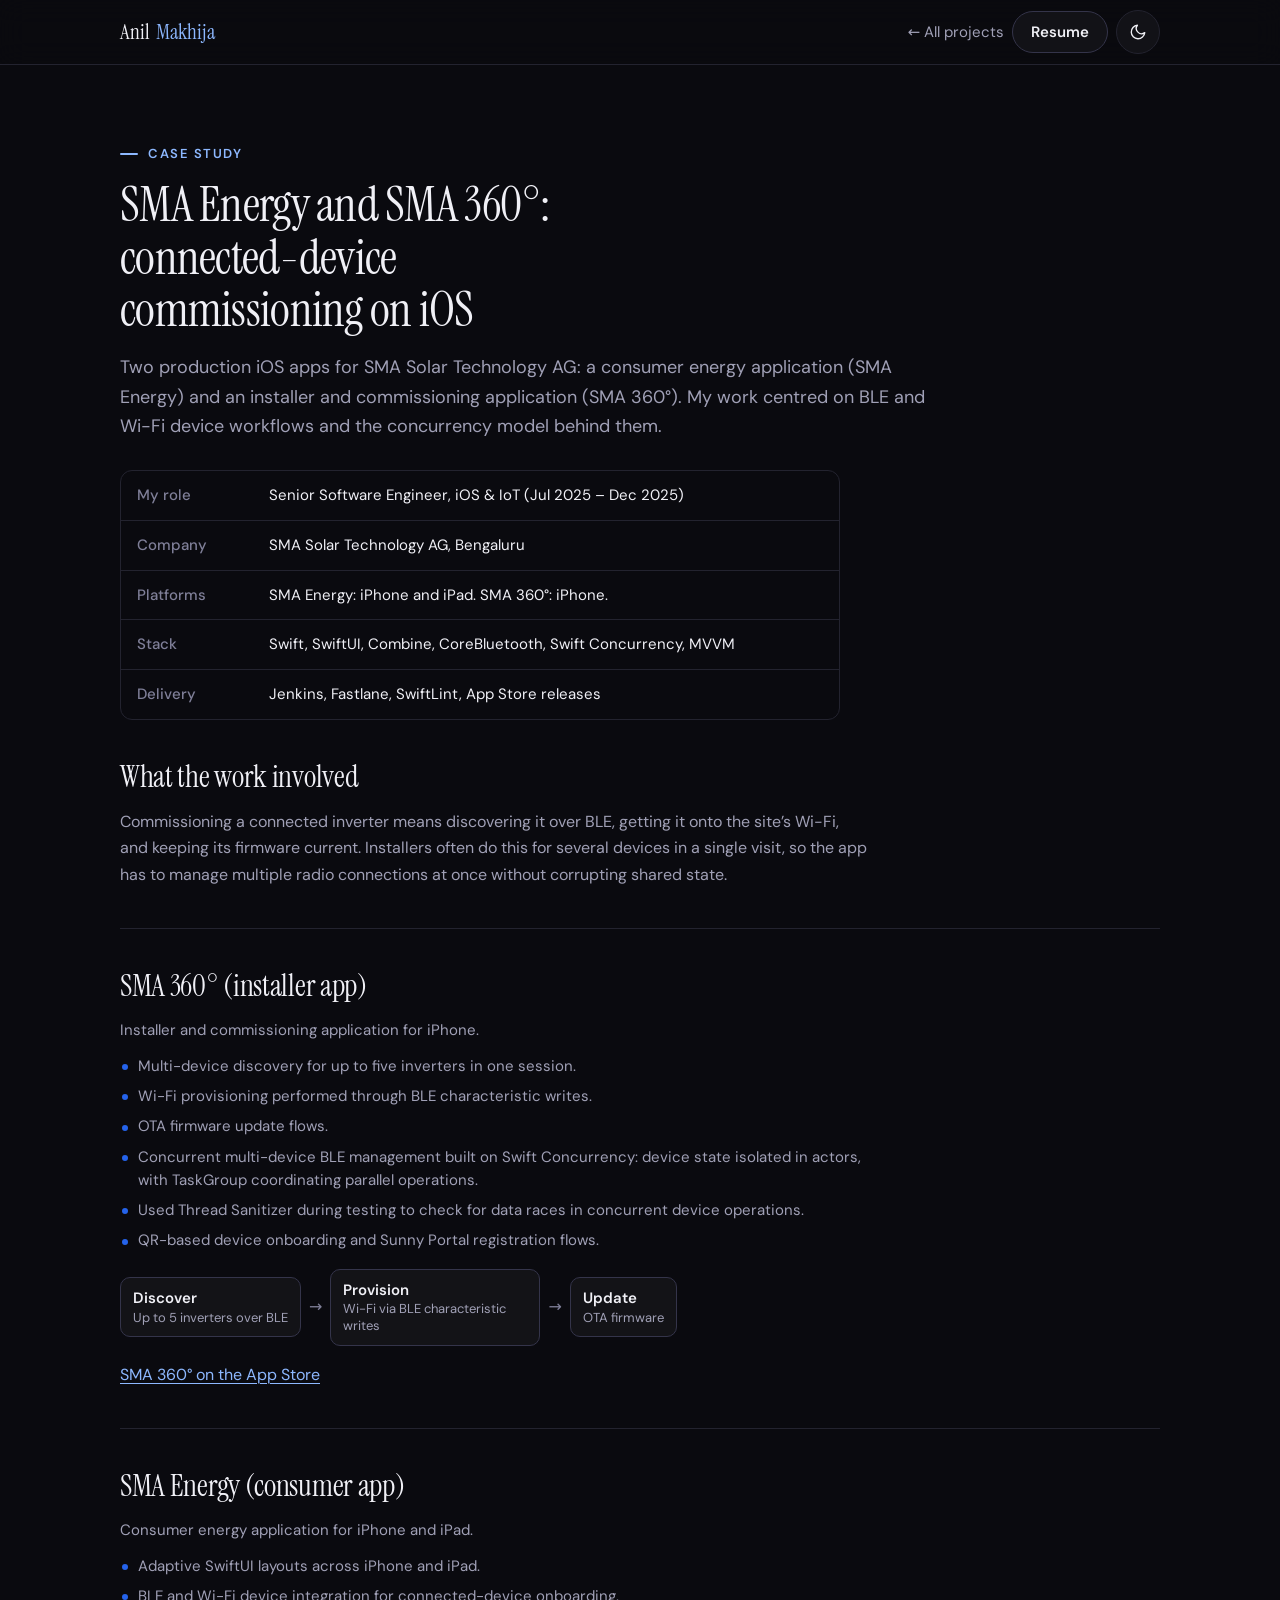
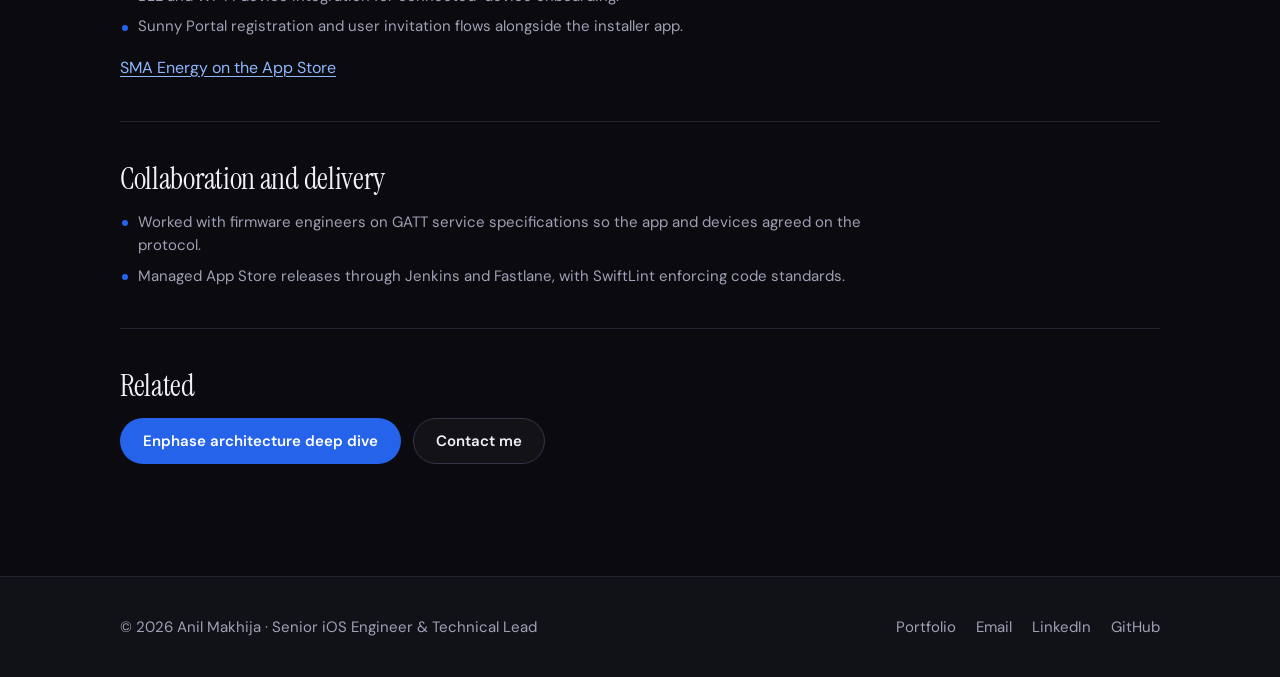
<file: case-studies/sma-energy-360.html>
<!DOCTYPE html>
<html lang="en" data-theme="dark">
<head>
<meta charset="utf-8">
<meta name="viewport" content="width=device-width, initial-scale=1">
<title>SMA Energy and SMA 360° Case Study | Anil Makhija, Senior iOS Engineer</title>
<meta name="description" content="Case study: BLE and Wi-Fi commissioning, multi-device discovery and OTA firmware updates in the SMA Energy and SMA 360° iOS apps, built with Swift, SwiftUI and Swift Concurrency.">
<meta name="author" content="Anil Makhija">
<meta name="robots" content="index, follow">
<meta name="theme-color" content="#0a0a0f">
<link rel="canonical" href="https://anilmakhija.github.io/case-studies/sma-energy-360.html">
<meta property="og:type" content="article">
<meta property="og:site_name" content="Anil Makhija">
<meta property="og:url" content="https://anilmakhija.github.io/case-studies/sma-energy-360.html">
<meta property="og:title" content="SMA Energy and SMA 360° Case Study | Anil Makhija">
<meta property="og:description" content="BLE and Wi-Fi commissioning, multi-device discovery and OTA firmware updates in two production iOS apps.">
<meta property="og:image" content="https://anilmakhija.github.io/assets/img/og-image.png">
<meta property="og:image:alt" content="Anil Makhija, Senior iOS Engineer and Technical Lead.">
<meta name="twitter:card" content="summary_large_image">
<meta name="twitter:title" content="SMA Energy and SMA 360° Case Study | Anil Makhija">
<meta name="twitter:description" content="BLE and Wi-Fi commissioning, multi-device discovery and OTA firmware updates in two production iOS apps.">
<meta name="twitter:image" content="https://anilmakhija.github.io/assets/img/og-image.png">
<link rel="icon" href="data:image/svg+xml,%3Csvg xmlns='http://www.w3.org/2000/svg' viewBox='0 0 64 64'%3E%3Crect width='64' height='64' rx='14' fill='%232563EB'/%3E%3Ctext x='32' y='43' font-family='Arial,sans-serif' font-size='28' font-weight='700' fill='white' text-anchor='middle'%3EAM%3C/text%3E%3C/svg%3E">
<link rel="preload" href="../assets/fonts/dm-sans-latin-400-normal.woff2" as="font" type="font/woff2" crossorigin>
<link rel="stylesheet" href="../assets/css/site.css">
<script>
  (function(){var d=document.documentElement;d.classList.add('js');
  try{var t=localStorage.getItem('am-theme');if(t==='light'||t==='dark')d.dataset.theme=t;}catch(e){}
  var m=document.querySelector('meta[name="theme-color"]');if(m)m.content=d.dataset.theme==='light'?'#f7f7fa':'#0a0a0f';})();
</script>
</head>
<body>
<a class="skip-link" href="#main">Skip to main content</a>
<header class="site-header">
  <div class="container nav">
    <a class="brand" href="../" aria-label="Anil Makhija, portfolio home">Anil <span>Makhija</span></a>
    <div class="nav-actions">
      <a class="back-link" href="../#projects">← All projects</a>
      <a class="btn btn-secondary nav-resume" href="../Anil_Makhija_Resume.pdf" download>Resume</a>
      <button class="icon-btn" id="theme-toggle" type="button" aria-label="Switch to light theme" aria-pressed="false">
        <svg class="theme-moon" viewBox="0 0 24 24" aria-hidden="true"><path d="M21 12.8A9 9 0 1 1 11.2 3a7 7 0 0 0 9.8 9.8z"/></svg>
        <svg class="theme-sun" viewBox="0 0 24 24" aria-hidden="true"><circle cx="12" cy="12" r="4"/><path d="M12 2v2M12 20v2M4.9 4.9l1.4 1.4M17.7 17.7l1.4 1.4M2 12h2M20 12h2M4.9 19.1l1.4-1.4M17.7 6.3l1.4-1.4"/></svg>
      </button>
    </div>
  </div>
</header>

<main id="main" class="article">
  <div class="container">
    <p class="eyebrow">Case study</p>
    <h1>SMA Energy and SMA 360°: connected-device commissioning on iOS</h1>
    <p class="lede">Two production iOS apps for SMA Solar Technology AG: a consumer energy application (SMA Energy) and an installer and commissioning application (SMA 360°). My work centred on BLE and Wi-Fi device workflows and the concurrency model behind them.</p>

    <dl class="facts" style="margin-top:28px;max-width:720px">
      <div><dt>My role</dt><dd>Senior Software Engineer, iOS &amp; IoT (Jul 2025 – Dec 2025)</dd></div>
      <div><dt>Company</dt><dd>SMA Solar Technology AG, Bengaluru</dd></div>
      <div><dt>Platforms</dt><dd>SMA Energy: iPhone and iPad. SMA 360°: iPhone.</dd></div>
      <div><dt>Stack</dt><dd>Swift, SwiftUI, Combine, CoreBluetooth, Swift Concurrency, MVVM</dd></div>
      <div><dt>Delivery</dt><dd>Jenkins, Fastlane, SwiftLint, App Store releases</dd></div>
    </dl>

    <section aria-labelledby="scope">
      <h2 id="scope">What the work involved</h2>
      <div class="prose">
        <p>Commissioning a connected inverter means discovering it over BLE, getting it onto the site’s Wi-Fi, and keeping its firmware current. Installers often do this for several devices in a single visit, so the app has to manage multiple radio connections at once without corrupting shared state.</p>
      </div>
    </section>

    <section id="sma-360" aria-labelledby="installer">
      <h2 id="installer">SMA 360° (installer app)</h2>
      <p class="muted small" style="margin-bottom:12px">Installer and commissioning application for iPhone.</p>
      <ul class="bullets">
        <li>Multi-device discovery for up to five inverters in one session.</li>
        <li>Wi-Fi provisioning performed through BLE characteristic writes.</li>
        <li>OTA firmware update flows.</li>
        <li>Concurrent multi-device BLE management built on Swift Concurrency: device state isolated in actors, with TaskGroup coordinating parallel operations.</li>
        <li>Used Thread Sanitizer during testing to check for data races in concurrent device operations.</li>
        <li>QR-based device onboarding and Sunny Portal registration flows.</li>
      </ul>
      <ol class="pipeline">
        <li><div class="step"><b>Discover</b><span>Up to 5 inverters over BLE</span></div><span class="arrow" aria-hidden="true">→</span></li>
        <li><div class="step"><b>Provision</b><span>Wi-Fi via BLE characteristic writes</span></div><span class="arrow" aria-hidden="true">→</span></li>
        <li><div class="step"><b>Update</b><span>OTA firmware</span></div></li>
      </ol>
      <p style="margin-top:16px"><a class="link" href="https://apps.apple.com/us/app/sma-360/id1474232533" target="_blank" rel="noopener noreferrer">SMA 360° on the App Store<span class="visually-hidden"> (opens in new tab)</span></a></p>
    </section>

    <section id="sma-energy" aria-labelledby="consumer">
      <h2 id="consumer">SMA Energy (consumer app)</h2>
      <p class="muted small" style="margin-bottom:12px">Consumer energy application for iPhone and iPad.</p>
      <ul class="bullets">
        <li>Adaptive SwiftUI layouts across iPhone and iPad.</li>
        <li>BLE and Wi-Fi device integration for connected-device onboarding.</li>
        <li>Sunny Portal registration and user invitation flows alongside the installer app.</li>
      </ul>
      <p style="margin-top:16px"><a class="link" href="https://apps.apple.com/us/app/sma-energy/id1476822720" target="_blank" rel="noopener noreferrer">SMA Energy on the App Store<span class="visually-hidden"> (opens in new tab)</span></a></p>
    </section>

    <section aria-labelledby="collab">
      <h2 id="collab">Collaboration and delivery</h2>
      <ul class="bullets">
        <li>Worked with firmware engineers on GATT service specifications so the app and devices agreed on the protocol.</li>
        <li>Managed App Store releases through Jenkins and Fastlane, with SwiftLint enforcing code standards.</li>
      </ul>
    </section>

    <section aria-labelledby="next">
      <h2 id="next">Related</h2>
      <div class="next-links">
        <a class="btn btn-primary" href="../#deep-dive">Enphase architecture deep dive</a>
        <a class="btn btn-secondary" href="../#contact">Contact me</a>
      </div>
    </section>
  </div>
</main>

<footer class="site-footer">
  <div class="container footer-in">
    <p>© 2026 Anil Makhija · Senior iOS Engineer &amp; Technical Lead</p>
    <nav class="footer-links" aria-label="Footer">
      <a href="../">Portfolio</a>
      <a href="mailto:makhija61@gmail.com">Email</a>
      <a href="https://www.linkedin.com/in/anilmakhija1" target="_blank" rel="noopener noreferrer">LinkedIn<span class="visually-hidden"> (opens in new tab)</span></a>
      <a href="https://github.com/AnilMakhija" target="_blank" rel="noopener noreferrer">GitHub<span class="visually-hidden"> (opens in new tab)</span></a>
    </nav>
  </div>
</footer>
<script src="../assets/js/site.js" defer></script>
</body>
</html>
</file>
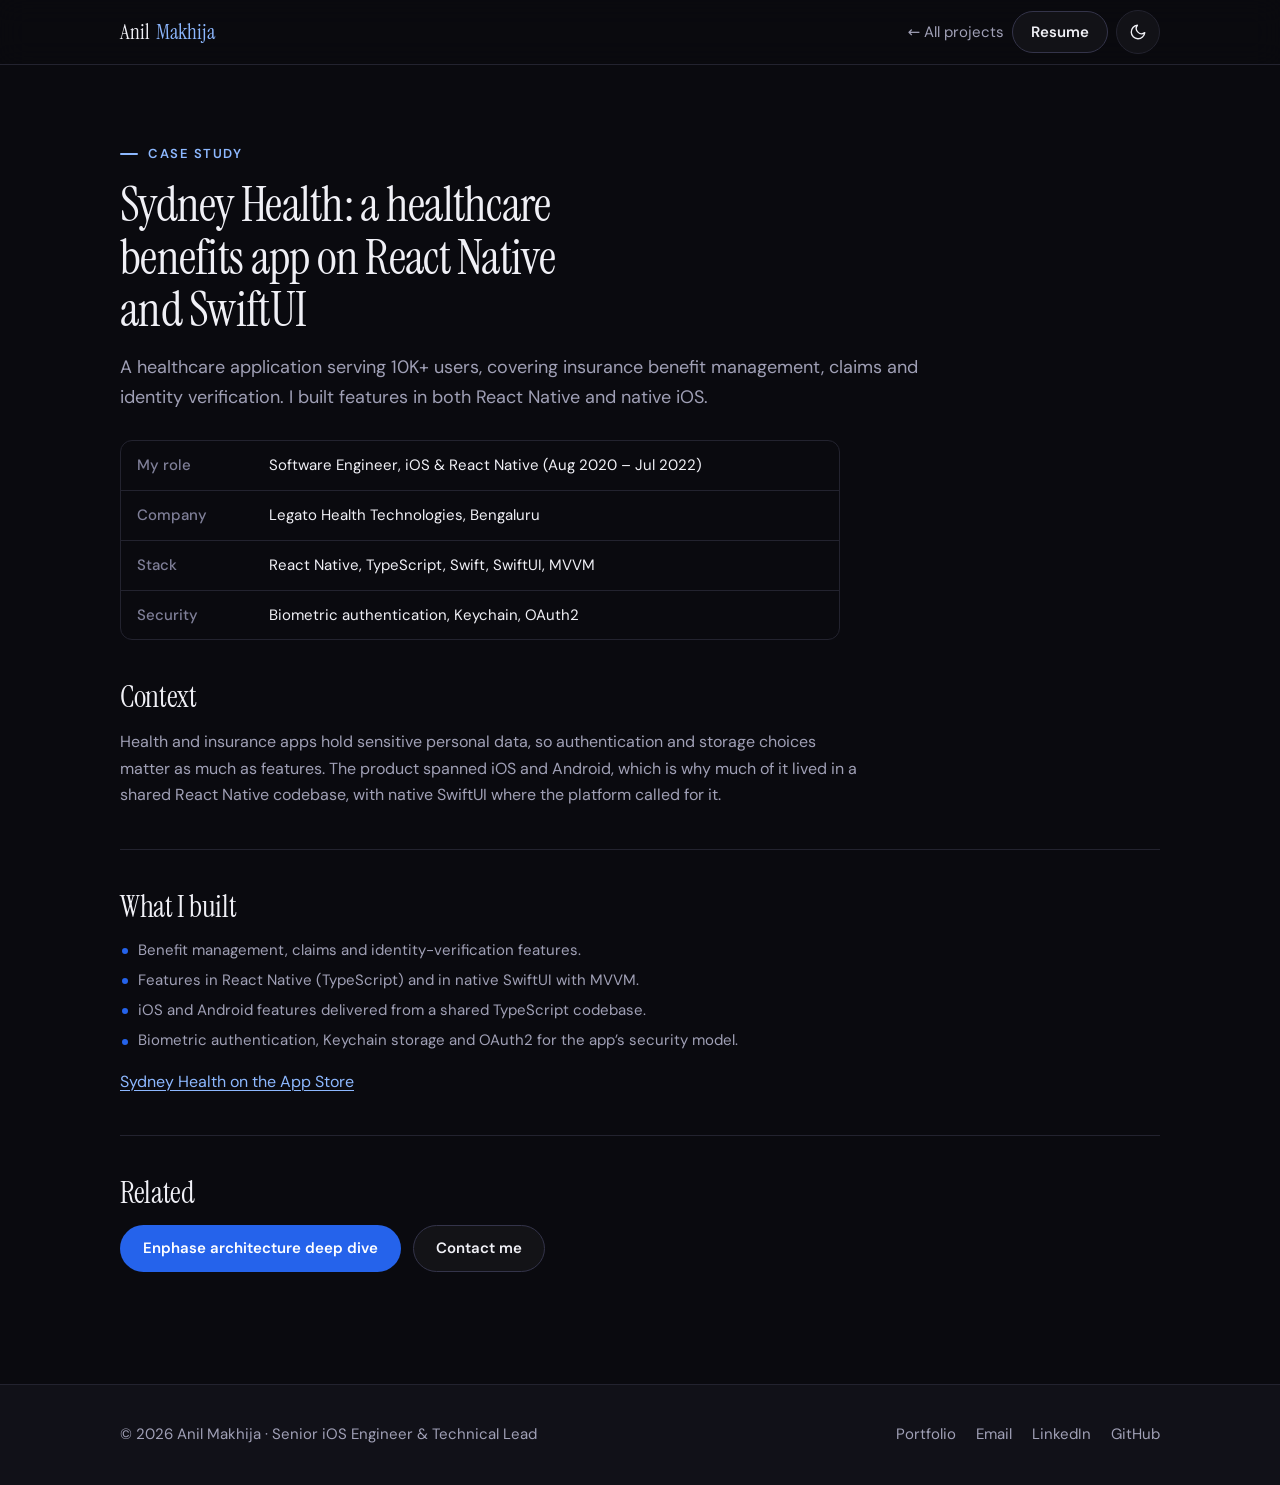
<file: case-studies/sydney-health.html>
<!DOCTYPE html>
<html lang="en" data-theme="dark">
<head>
<meta charset="utf-8">
<meta name="viewport" content="width=device-width, initial-scale=1">
<title>Sydney Health Case Study | Anil Makhija, Senior iOS Engineer</title>
<meta name="description" content="Case study: building the Sydney Health benefits and claims app with React Native and native SwiftUI/MVVM, with biometric authentication, Keychain and OAuth2.">
<meta name="author" content="Anil Makhija">
<meta name="robots" content="index, follow">
<meta name="theme-color" content="#0a0a0f">
<link rel="canonical" href="https://anilmakhija.github.io/case-studies/sydney-health.html">
<meta property="og:type" content="article">
<meta property="og:site_name" content="Anil Makhija">
<meta property="og:url" content="https://anilmakhija.github.io/case-studies/sydney-health.html">
<meta property="og:title" content="Sydney Health Case Study | Anil Makhija">
<meta property="og:description" content="A healthcare benefits app built with React Native and native SwiftUI/MVVM.">
<meta property="og:image" content="https://anilmakhija.github.io/assets/img/og-image.png">
<meta property="og:image:alt" content="Anil Makhija, Senior iOS Engineer and Technical Lead.">
<meta name="twitter:card" content="summary_large_image">
<meta name="twitter:title" content="Sydney Health Case Study | Anil Makhija">
<meta name="twitter:description" content="A healthcare benefits app built with React Native and native SwiftUI/MVVM.">
<meta name="twitter:image" content="https://anilmakhija.github.io/assets/img/og-image.png">
<link rel="icon" href="data:image/svg+xml,%3Csvg xmlns='http://www.w3.org/2000/svg' viewBox='0 0 64 64'%3E%3Crect width='64' height='64' rx='14' fill='%232563EB'/%3E%3Ctext x='32' y='43' font-family='Arial,sans-serif' font-size='28' font-weight='700' fill='white' text-anchor='middle'%3EAM%3C/text%3E%3C/svg%3E">
<link rel="preload" href="../assets/fonts/dm-sans-latin-400-normal.woff2" as="font" type="font/woff2" crossorigin>
<link rel="stylesheet" href="../assets/css/site.css">
<script>
  (function(){var d=document.documentElement;d.classList.add('js');
  try{var t=localStorage.getItem('am-theme');if(t==='light'||t==='dark')d.dataset.theme=t;}catch(e){}
  var m=document.querySelector('meta[name="theme-color"]');if(m)m.content=d.dataset.theme==='light'?'#f7f7fa':'#0a0a0f';})();
</script>
</head>
<body>
<a class="skip-link" href="#main">Skip to main content</a>
<header class="site-header">
  <div class="container nav">
    <a class="brand" href="../" aria-label="Anil Makhija, portfolio home">Anil <span>Makhija</span></a>
    <div class="nav-actions">
      <a class="back-link" href="../#projects">← All projects</a>
      <a class="btn btn-secondary nav-resume" href="../Anil_Makhija_Resume.pdf" download>Resume</a>
      <button class="icon-btn" id="theme-toggle" type="button" aria-label="Switch to light theme" aria-pressed="false">
        <svg class="theme-moon" viewBox="0 0 24 24" aria-hidden="true"><path d="M21 12.8A9 9 0 1 1 11.2 3a7 7 0 0 0 9.8 9.8z"/></svg>
        <svg class="theme-sun" viewBox="0 0 24 24" aria-hidden="true"><circle cx="12" cy="12" r="4"/><path d="M12 2v2M12 20v2M4.9 4.9l1.4 1.4M17.7 17.7l1.4 1.4M2 12h2M20 12h2M4.9 19.1l1.4-1.4M17.7 6.3l1.4-1.4"/></svg>
      </button>
    </div>
  </div>
</header>

<main id="main" class="article">
  <div class="container">
    <p class="eyebrow">Case study</p>
    <h1>Sydney Health: a healthcare benefits app on React Native and SwiftUI</h1>
    <p class="lede">A healthcare application serving 10K+ users, covering insurance benefit management, claims and identity verification. I built features in both React Native and native iOS.</p>

    <dl class="facts" style="margin-top:28px;max-width:720px">
      <div><dt>My role</dt><dd>Software Engineer, iOS &amp; React Native (Aug 2020 – Jul 2022)</dd></div>
      <div><dt>Company</dt><dd>Legato Health Technologies, Bengaluru</dd></div>
      <div><dt>Stack</dt><dd>React Native, TypeScript, Swift, SwiftUI, MVVM</dd></div>
      <div><dt>Security</dt><dd>Biometric authentication, Keychain, OAuth2</dd></div>
    </dl>

    <section aria-labelledby="scope">
      <h2 id="scope">Context</h2>
      <div class="prose">
        <p>Health and insurance apps hold sensitive personal data, so authentication and storage choices matter as much as features. The product spanned iOS and Android, which is why much of it lived in a shared React Native codebase, with native SwiftUI where the platform called for it.</p>
      </div>
    </section>

    <section aria-labelledby="built">
      <h2 id="built">What I built</h2>
      <ul class="bullets">
        <li>Benefit management, claims and identity-verification features.</li>
        <li>Features in React Native (TypeScript) and in native SwiftUI with MVVM.</li>
        <li>iOS and Android features delivered from a shared TypeScript codebase.</li>
        <li>Biometric authentication, Keychain storage and OAuth2 for the app’s security model.</li>
      </ul>
      <p style="margin-top:16px"><a class="link" href="https://apps.apple.com/us/app/sydney-health/id1463423283" target="_blank" rel="noopener noreferrer">Sydney Health on the App Store<span class="visually-hidden"> (opens in new tab)</span></a></p>
    </section>


    <section aria-labelledby="next">
      <h2 id="next">Related</h2>
      <div class="next-links">
        <a class="btn btn-primary" href="../#deep-dive">Enphase architecture deep dive</a>
        <a class="btn btn-secondary" href="../#contact">Contact me</a>
      </div>
    </section>
  </div>
</main>

<footer class="site-footer">
  <div class="container footer-in">
    <p>© 2026 Anil Makhija · Senior iOS Engineer &amp; Technical Lead</p>
    <nav class="footer-links" aria-label="Footer">
      <a href="../">Portfolio</a>
      <a href="mailto:makhija61@gmail.com">Email</a>
      <a href="https://www.linkedin.com/in/anilmakhija1" target="_blank" rel="noopener noreferrer">LinkedIn<span class="visually-hidden"> (opens in new tab)</span></a>
      <a href="https://github.com/AnilMakhija" target="_blank" rel="noopener noreferrer">GitHub<span class="visually-hidden"> (opens in new tab)</span></a>
    </nav>
  </div>
</footer>
<script src="../assets/js/site.js" defer></script>
</body>
</html>
</file>
<file: assets/css/site.css>
/* Anil Makhija — portfolio styles. Dark technical theme (default) + light theme.
   Tokens keep the original identity: near-black surface, blue accent, serif display + clean sans. */

@font-face{font-family:"Instrument Serif";font-style:normal;font-weight:400;font-display:swap;src:url("../fonts/instrument-serif-latin-400-normal.woff2") format("woff2")}
@font-face{font-family:"DM Sans";font-style:normal;font-weight:400;font-display:swap;src:url("../fonts/dm-sans-latin-400-normal.woff2") format("woff2")}
@font-face{font-family:"DM Sans";font-style:normal;font-weight:500;font-display:swap;src:url("../fonts/dm-sans-latin-500-normal.woff2") format("woff2")}
@font-face{font-family:"DM Sans";font-style:normal;font-weight:600;font-display:swap;src:url("../fonts/dm-sans-latin-600-normal.woff2") format("woff2")}

:root{
  --font-display:"Instrument Serif",Georgia,"Times New Roman",serif;
  --font-body:"DM Sans",system-ui,-apple-system,"Segoe UI",Roboto,sans-serif;
  --font-mono:ui-monospace,SFMono-Regular,Menlo,Consolas,monospace;

  --bg:#0a0a0f; --bg-2:#111118; --bg-3:#16161e;
  --surface:rgba(255,255,255,.035); --surface-hover:rgba(255,255,255,.065);
  --text:#f0f0f6; --text-2:#a0a0b6; --text-3:#7f7f98;
  --accent:#2563eb; --accent-hover:#1d4ed8; --on-accent:#fff;
  --accent-text:#8db8ff;           /* accent used for text on dark: AA on --bg */
  --accent-tint:rgba(37,99,235,.14);
  --border:#23232f; --border-strong:#34344a;
  --ok:#4ade80;
  --focus:#8db8ff;

  --radius:12px; --radius-lg:16px;
  --gutter:clamp(16px,4vw,40px);
  --section-y:clamp(56px,8vw,104px);
  --measure:68ch;

  --fs-xs:.8125rem; --fs-sm:.9375rem; --fs-md:1rem; --fs-lg:1.125rem;
  --fs-h3:clamp(1.25rem,2.2vw,1.5rem);
  --fs-h2:clamp(1.75rem,4vw,2.5rem);
  --fs-h1:clamp(2.25rem,6vw,3.75rem);
  color-scheme:dark;
}
[data-theme="light"]{
  --bg:#f7f7fa; --bg-2:#eeeef4; --bg-3:#e6e6ee;
  --surface:rgba(0,0,0,.03); --surface-hover:rgba(0,0,0,.055);
  --text:#0d0d18; --text-2:#4a4a62; --text-3:#64647c;
  --accent-text:#1d4ed8; --accent-tint:rgba(37,99,235,.09);
  --border:#dcdce8; --border-strong:#c4c4d6; --ok:#15803d; --focus:#1d4ed8;
  color-scheme:light;
}

*,*::before,*::after{box-sizing:border-box}
html{-webkit-text-size-adjust:100%;scroll-padding-top:76px}
@media (prefers-reduced-motion:no-preference){html{scroll-behavior:smooth}}
body{margin:0;font-family:var(--font-body);font-size:var(--fs-md);line-height:1.65;background:var(--bg);color:var(--text);-webkit-font-smoothing:antialiased;text-rendering:optimizeLegibility}
h1,h2,h3,h4,p,ul,ol,dl,dd,figure{margin:0}
ul,ol{padding:0;list-style:none}
img{display:block;max-width:100%;height:auto}
a{color:inherit;text-decoration:none}
button{font:inherit;color:inherit;background:none;border:0;cursor:pointer}
:focus-visible{outline:2px solid var(--focus);outline-offset:3px;border-radius:4px}
::selection{background:var(--accent);color:#fff}

.skip-link{position:absolute;left:var(--gutter);top:-80px;z-index:1000;padding:10px 16px;background:var(--accent);color:var(--on-accent);border-radius:0 0 8px 8px;font-weight:600}
.skip-link:focus{top:0}
.visually-hidden{position:absolute!important;width:1px;height:1px;margin:-1px;padding:0;overflow:hidden;clip:rect(0 0 0 0);white-space:nowrap;border:0}

.container{width:100%;max-width:1120px;margin-inline:auto;padding-inline:var(--gutter)}
section{padding-block:var(--section-y)}
.band{background:var(--bg-2);border-block:1px solid var(--border)}

/* ---------- Type ---------- */
.eyebrow{display:inline-flex;align-items:center;gap:10px;margin-bottom:14px;font-size:var(--fs-xs);font-weight:600;letter-spacing:.12em;text-transform:uppercase;color:var(--accent-text)}
.eyebrow::before{content:"";width:18px;height:2px;background:currentColor;border-radius:2px}
h2{font-family:var(--font-display);font-weight:400;font-size:var(--fs-h2);line-height:1.15;letter-spacing:-.01em;margin-bottom:14px}
h3{font-family:var(--font-display);font-weight:400;font-size:var(--fs-h3);line-height:1.25}
h4{font-size:var(--fs-sm);font-weight:600;letter-spacing:.01em}
.lede{color:var(--text-2);font-size:var(--fs-lg);max-width:var(--measure)}
.section-head{margin-bottom:clamp(28px,4vw,44px)}
.muted{color:var(--text-2)}
.small{font-size:var(--fs-sm)}
.note{font-size:var(--fs-xs);color:var(--text-3)}
.prose p{color:var(--text-2);max-width:var(--measure)}
.prose p+p{margin-top:12px}
a.link{color:var(--accent-text);text-decoration:underline;text-decoration-thickness:1px;text-underline-offset:3px}
a.link:hover{text-decoration-thickness:2px}

/* ---------- Buttons ---------- */
.btn{display:inline-flex;align-items:center;justify-content:center;gap:8px;min-height:44px;padding:10px 22px;border-radius:999px;font-size:var(--fs-sm);font-weight:600;border:1px solid transparent;transition:background-color .15s,border-color .15s;white-space:nowrap}
.btn-primary{background:var(--accent);color:var(--on-accent)}
.btn-primary:hover{background:var(--accent-hover)}
.btn-secondary{background:var(--surface);border-color:var(--border-strong);color:var(--text)}
.btn-secondary:hover{background:var(--surface-hover)}
.btn-ghost{color:var(--text);border-color:var(--border)}
.btn-ghost:hover{border-color:var(--border-strong);background:var(--surface)}
.btn-row{display:flex;flex-wrap:wrap;gap:12px}

/* ---------- Header / nav ---------- */
.site-header{position:sticky;top:0;z-index:100;background:color-mix(in srgb,var(--bg) 90%,transparent);backdrop-filter:blur(14px);-webkit-backdrop-filter:blur(14px);border-bottom:1px solid var(--border)}
.nav{display:flex;align-items:center;justify-content:space-between;gap:16px;min-height:64px}
.brand{display:inline-flex;align-items:center;gap:.28em;min-height:44px;font-family:var(--font-display);font-size:1.3rem;line-height:1;white-space:nowrap}
.brand span{color:var(--accent-text)}
.nav-links{display:flex;align-items:center;gap:clamp(14px,2.2vw,28px)}
.nav-links a{font-size:var(--fs-sm);font-weight:500;color:var(--text-2);padding-block:10px;border-bottom:2px solid transparent}
.nav-links a:hover{color:var(--text)}
.nav-links a[aria-current="true"]{color:var(--text);border-bottom-color:var(--accent)}
.nav-actions{display:flex;align-items:center;gap:8px}
.icon-btn{width:44px;height:44px;display:inline-flex;align-items:center;justify-content:center;border-radius:50%;border:1px solid var(--border);background:var(--surface)}
.icon-btn:hover{border-color:var(--border-strong)}
.icon-btn svg{width:18px;height:18px;fill:none;stroke:currentColor;stroke-width:1.8;stroke-linecap:round;stroke-linejoin:round}
.menu-btn{display:none}
.theme-sun{display:none}
[data-theme="light"] .theme-sun{display:block}
[data-theme="light"] .theme-moon{display:none}
.nav-resume{min-height:40px;padding:8px 18px}
.back-link{font-size:var(--fs-sm);color:var(--text-2)}
.back-link:hover{color:var(--text)}

@media (max-width:900px){
  .js .menu-btn{display:inline-flex}
  .js .nav-links{display:none;position:absolute;top:64px;left:0;right:0;flex-direction:column;align-items:stretch;gap:0;padding:8px var(--gutter) 20px;background:var(--bg);border-bottom:1px solid var(--border)}
  .js .nav-links.open{display:flex}
  .js .nav-links a{padding:14px 2px;min-height:48px;border-bottom:1px solid var(--border);font-size:var(--fs-md)}
  .nav-resume{display:none}
  html:not(.js) .nav{flex-wrap:wrap;padding-block:8px}
  html:not(.js) .nav-links{flex-wrap:wrap;gap:4px 16px}
}

/* ---------- Hero ---------- */
.hero{padding-block:clamp(48px,9vw,112px) clamp(44px,7vw,88px);background-image:linear-gradient(var(--border) 1px,transparent 1px),linear-gradient(90deg,var(--border) 1px,transparent 1px);background-size:56px 56px;background-position:-1px -1px;position:relative}
.hero::before{content:"";position:absolute;inset:0;background:linear-gradient(180deg,color-mix(in srgb,var(--bg) 55%,transparent),var(--bg) 96%);pointer-events:none}
.hero>.container{position:relative}
.hero-name{font-size:var(--fs-md);font-weight:600;letter-spacing:.02em;color:var(--text-2);margin-bottom:12px}
.hero h1{font-family:var(--font-display);font-weight:400;font-size:var(--fs-h1);line-height:1.06;letter-spacing:-.02em;text-wrap:balance}
.hero h1 .sep{color:var(--accent-text)}
.hero-stack{margin-top:18px;font-size:var(--fs-lg);font-weight:500;color:var(--accent-text);letter-spacing:.01em}
.hero-intro{margin-top:20px;max-width:60ch;color:var(--text-2);font-size:var(--fs-lg)}
.hero-intro p+p{margin-top:8px}
.hero .btn-row{margin-top:30px}
.hero-meta{margin-top:26px;display:flex;flex-wrap:wrap;align-items:center;gap:8px 12px;font-size:var(--fs-sm);color:var(--text-2)}
.status-dot{width:8px;height:8px;border-radius:50%;background:var(--ok);flex:none}
.hero-meta .dot-sep{color:var(--text-3)}

/* ---------- Impact ---------- */
.impact{padding-block:0;background:var(--bg-2);border-block:1px solid var(--border)}
.stats{display:grid;grid-template-columns:repeat(4,1fr)}
.stat{padding:clamp(20px,3vw,32px) clamp(12px,2vw,24px);border-left:1px solid var(--border)}
.stat:first-child{border-left:0}
.stat dt{order:2;margin-top:4px;color:var(--text-2);font-size:var(--fs-sm);line-height:1.4}
.stat dd{order:1;font-family:var(--font-display);font-size:clamp(2.1rem,4.4vw,3rem);line-height:1;color:var(--text)}
.stat{display:flex;flex-direction:column}
@media (max-width:700px){
  .stats{grid-template-columns:1fr 1fr}
  .stat:nth-child(3){border-left:0}
  .stat:nth-child(n+3){border-top:1px solid var(--border)}
}

/* ---------- Project cards ---------- */
.project-grid{display:grid;grid-template-columns:repeat(2,minmax(0,1fr));gap:20px}
.project{--tint:#3b82f6;display:flex;flex-direction:column;background:var(--bg-2);border:1px solid var(--border);border-top:3px solid var(--tint);border-radius:var(--radius-lg);padding:clamp(20px,3vw,28px)}
.project[data-tone="amber"]{--tint:#d99a1c}
.project[data-tone="teal"]{--tint:#14a39a}
.project[data-tone="violet"]{--tint:#8b6cf0}
.project-domain{font-size:var(--fs-xs);font-weight:600;letter-spacing:.1em;text-transform:uppercase;color:var(--text-2)}
.project h3{margin-top:6px;font-size:clamp(1.4rem,2.6vw,1.75rem)}
.project-role{margin-top:4px;font-size:var(--fs-sm);color:var(--accent-text);font-weight:500}
.project-desc{margin-top:14px;color:var(--text-2);font-size:var(--fs-sm)}
.flow{display:flex;flex-wrap:wrap;align-items:stretch;gap:6px;margin-top:18px}
.flow li{display:flex;align-items:center;gap:6px;font-size:var(--fs-xs);line-height:1.3}
.flow .node{padding:6px 10px;border:1px solid var(--border-strong);border-left:3px solid var(--tint);border-radius:8px;background:var(--bg);color:var(--text)}
.flow .arrow{color:var(--text-3)}
.project h4{margin-top:20px;margin-bottom:8px;color:var(--text)}
.bullets{display:flex;flex-direction:column;gap:7px}
.bullets li{position:relative;padding-left:18px;font-size:var(--fs-sm);color:var(--text-2);line-height:1.55}
.bullets li::before{content:"";position:absolute;left:2px;top:.62em;width:6px;height:6px;border-radius:50%;background:var(--tint,var(--accent))}
.chips{display:flex;flex-wrap:wrap;gap:6px}
.chip{padding:3px 10px;border-radius:999px;border:1px solid var(--border);background:var(--surface);font-size:var(--fs-xs);font-weight:500;color:var(--text-2)}
.chip-strong{background:var(--accent-tint);border-color:transparent;color:var(--accent-text)}
.project .chips{margin-top:18px}
.project-links{display:flex;flex-wrap:wrap;gap:8px 20px;margin-top:auto;padding-top:20px;font-size:var(--fs-sm);font-weight:600}
.project-links a{color:var(--accent-text);display:inline-flex;align-items:center;min-height:44px}
.project-links a:hover{text-decoration:underline;text-underline-offset:3px}
.project-links a.plain{color:var(--text-2);font-weight:500}
@media (max-width:820px){.project-grid{grid-template-columns:1fr}}

/* ---------- Deep dive ---------- */
.dive-intro{display:grid;grid-template-columns:1.1fr 1fr;gap:clamp(24px,5vw,56px);align-items:start;margin-bottom:clamp(28px,4vw,44px)}
.facts{display:grid;gap:0;border:1px solid var(--border);border-radius:var(--radius);background:var(--bg);overflow:hidden}
.facts div{display:grid;grid-template-columns:120px 1fr;gap:12px;padding:12px 16px;border-top:1px solid var(--border);font-size:var(--fs-sm)}
.facts div:first-child{border-top:0}
.facts dt{color:var(--text-3);font-weight:500}
.facts dd{color:var(--text)}
@media (max-width:860px){.dive-intro{grid-template-columns:1fr}}
@media (max-width:420px){.facts div{grid-template-columns:1fr;gap:2px}}

.diagram{border:1px solid var(--border);border-radius:var(--radius-lg);background:var(--bg);padding:clamp(16px,3vw,28px);margin-bottom:clamp(28px,4vw,44px)}
.diagram figcaption{margin-top:16px;font-size:var(--fs-xs);color:var(--text-3);max-width:80ch}
.diagram h3{font-size:var(--fs-lg);font-family:var(--font-body);font-weight:600;margin-bottom:16px}
.arch{display:flex;flex-direction:column;align-items:stretch;gap:0}
.arch-layer{display:flex;flex-wrap:wrap;align-items:baseline;justify-content:space-between;gap:4px 16px;padding:12px 16px;border:1px solid var(--border-strong);border-radius:10px;background:var(--surface)}
.arch-layer strong{font-weight:600;font-size:var(--fs-sm)}
.arch-layer span{font-size:var(--fs-xs);color:var(--text-2)}
.arch-arrow{align-self:center;padding:3px 0;line-height:1;color:var(--text-3);font-size:1rem}
.arch-cols{display:grid;grid-template-columns:repeat(3,minmax(0,1fr));gap:12px}
.arch-col{display:flex;flex-direction:column;align-items:stretch}
.arch-box{padding:12px 14px;border:1px solid var(--accent);border-radius:10px;background:var(--accent-tint)}
.arch-box strong{display:block;font-size:var(--fs-sm);font-weight:600}
.arch-box span{display:block;margin-top:2px;font-size:var(--fs-xs);color:var(--text-2)}
.arch-end{padding:10px 14px;border:1px dashed var(--border-strong);border-radius:10px;font-size:var(--fs-xs);color:var(--text-2);text-align:center}
.arch-side{margin-top:16px;padding:10px 14px;border:1px dashed var(--border-strong);border-radius:10px;font-size:var(--fs-xs);color:var(--text-2)}
.arch-side strong{color:var(--text);font-weight:600}
@media (max-width:720px){.arch-cols{grid-template-columns:1fr}.arch-col+.arch-col{margin-top:6px}}

.pipeline{display:flex;flex-wrap:wrap;gap:8px;align-items:stretch}
.pipeline li{display:flex;align-items:center;gap:8px}
.pipeline .step{padding:10px 12px;border:1px solid var(--border-strong);border-radius:10px;background:var(--surface);font-size:var(--fs-xs);line-height:1.35;max-width:210px}
.pipeline .step b{display:block;font-size:var(--fs-sm);font-weight:600;color:var(--text)}
.pipeline .step span{color:var(--text-2)}
.pipeline .arrow{color:var(--text-3)}
@media (max-width:720px){.pipeline{flex-direction:column;align-items:stretch}.pipeline li{flex-direction:column;align-items:stretch;gap:4px}.pipeline .step{max-width:none}.pipeline .arrow{align-self:center;transform:rotate(90deg)}}

.topics{display:grid;grid-template-columns:repeat(2,minmax(0,1fr));gap:16px}
.topic{padding:clamp(18px,2.6vw,24px);border:1px solid var(--border);border-radius:var(--radius);background:var(--bg)}
.topic h3{font-family:var(--font-body);font-weight:600;font-size:var(--fs-md);margin-bottom:8px}
.topic p,.topic li{font-size:var(--fs-sm);color:var(--text-2)}
.topic p+p{margin-top:8px}
.topic .bullets{margin-top:8px}
.topic.wide{grid-column:1/-1}
.tradeoffs{display:grid;gap:14px;margin-top:8px}
.tradeoffs div{padding-left:14px;border-left:2px solid var(--border-strong)}
.tradeoffs dt{font-weight:600;font-size:var(--fs-sm);color:var(--text)}
.tradeoffs dd{font-size:var(--fs-sm);color:var(--text-2);margin-top:2px}
@media (max-width:820px){.topics{grid-template-columns:1fr}}

/* ---------- Experience ---------- */
.timeline{position:relative;display:flex;flex-direction:column;gap:20px}
.timeline::before{content:"";position:absolute;left:5px;top:10px;bottom:10px;width:2px;background:var(--border-strong)}
.job{position:relative;padding-left:32px}
.job::before{content:"";position:absolute;left:0;top:9px;width:12px;height:12px;border-radius:50%;background:var(--bg);border:2px solid var(--accent)}
.job.status::before{border-color:var(--ok);background:var(--ok)}
.job-card{padding:clamp(18px,2.6vw,26px);border:1px solid var(--border);border-radius:var(--radius);background:var(--bg-2)}
.band .job-card{background:var(--bg)}
.job-top{display:flex;flex-wrap:wrap;justify-content:space-between;gap:4px 20px;align-items:baseline}
.job h3{font-size:var(--fs-h3)}
.job-date{font-size:var(--fs-sm);font-weight:600;color:var(--accent-text);white-space:nowrap}
.job-org{margin-top:2px;font-size:var(--fs-sm);color:var(--text-2)}
.job .bullets{margin-top:12px}
.job .bullets li::before{background:var(--accent)}
.job .chips{margin-top:14px}

/* ---------- Skills ---------- */
.skills{display:grid;grid-template-columns:repeat(3,minmax(0,1fr));gap:16px}
.skill{padding:clamp(18px,2.4vw,22px);border:1px solid var(--border);border-radius:var(--radius);background:var(--bg-2)}
.skill h3{font-family:var(--font-body);font-weight:600;font-size:var(--fs-sm);letter-spacing:.01em;margin-bottom:12px;color:var(--text)}
.skill-core{grid-column:1/-1;border-color:var(--accent);background:var(--accent-tint)}
.skill-core h3{color:var(--accent-text)}
.skill-core .chip{background:var(--bg);color:var(--text);font-size:var(--fs-sm);padding:5px 14px}
@media (max-width:900px){.skills{grid-template-columns:repeat(2,minmax(0,1fr))}}
@media (max-width:560px){.skills{grid-template-columns:1fr}}

/* ---------- Leadership / awards / writing ---------- */
.two-col{display:grid;grid-template-columns:1.2fr 1fr;gap:clamp(24px,5vw,64px);align-items:start}
@media (max-width:860px){.two-col{grid-template-columns:1fr}}
.evidence{margin-top:22px;padding:16px 18px;border:1px solid var(--border);border-radius:var(--radius);background:var(--bg-2)}
.evidence h3{font-family:var(--font-body);font-size:var(--fs-sm);font-weight:600;margin-bottom:8px}
.award-list{display:flex;flex-direction:column;border:1px solid var(--border);border-radius:var(--radius);background:var(--bg-2);overflow:hidden}
.award-list li{display:flex;flex-wrap:wrap;justify-content:space-between;gap:2px 16px;padding:14px 18px;border-top:1px solid var(--border)}
.award-list li:first-child{border-top:0}
.award-list strong{font-weight:600;font-size:var(--fs-sm)}
.award-list span{font-size:var(--fs-sm);color:var(--text-2)}
.creds{margin-top:18px;font-size:var(--fs-sm);color:var(--text-2)}
.creds li+li{margin-top:4px}
.link-list{display:flex;flex-direction:column}
.link-list a{display:flex;flex-direction:column;gap:2px;padding:12px 0;border-top:1px solid var(--border);min-height:44px}
.link-list li:first-child a{border-top:0}
.link-list a:hover .t{color:var(--accent-text)}
.link-list .t{font-size:var(--fs-sm);font-weight:600;color:var(--text)}
.link-list .m{font-size:var(--fs-xs);color:var(--text-3)}
.sub-h{font-size:var(--fs-sm);font-weight:600;letter-spacing:.08em;text-transform:uppercase;color:var(--text-2);margin-bottom:6px}

/* ---------- Opportunities / contact ---------- */
.open-grid{display:grid;grid-template-columns:1fr 1fr;gap:clamp(20px,4vw,40px)}
@media (max-width:760px){.open-grid{grid-template-columns:1fr}}
.panel{padding:clamp(18px,2.6vw,26px);border:1px solid var(--border);border-radius:var(--radius);background:var(--bg)}
.panel h3{font-family:var(--font-body);font-weight:600;font-size:var(--fs-sm);letter-spacing:.08em;text-transform:uppercase;color:var(--text-2);margin-bottom:12px}
.avail{display:inline-flex;align-items:center;gap:8px;font-weight:600;font-size:var(--fs-sm)}
.contact-grid{display:grid;grid-template-columns:1fr 1fr;gap:clamp(24px,5vw,64px);align-items:start}
@media (max-width:760px){.contact-grid{grid-template-columns:1fr}}
.avatar{width:72px;height:72px;border-radius:50%;object-fit:cover;border:1px solid var(--border-strong);margin-bottom:18px}
.contact-list{display:flex;flex-direction:column;border:1px solid var(--border);border-radius:var(--radius);background:var(--bg-2);overflow:hidden}
.contact-list li{display:grid;grid-template-columns:104px 1fr;gap:12px;align-items:center;padding:12px 18px;border-top:1px solid var(--border);min-height:52px;font-size:var(--fs-sm)}
.contact-list li:first-child{border-top:0}
.contact-list .k{color:var(--text-3);font-weight:500}
.contact-list a{color:var(--accent-text);font-weight:500;word-break:break-word;display:inline-flex;align-items:center;min-height:44px}
.contact-list a:hover{text-decoration:underline;text-underline-offset:3px}
@media (max-width:420px){.contact-list li{grid-template-columns:1fr;gap:0}}

/* ---------- Footer ---------- */
.site-footer{padding-block:28px;border-top:1px solid var(--border);background:var(--bg-2);font-size:var(--fs-sm);color:var(--text-2)}
.footer-in{display:flex;flex-wrap:wrap;justify-content:space-between;gap:12px 24px;align-items:center}
.footer-links{display:flex;flex-wrap:wrap;gap:4px 20px}
.footer-links a{display:inline-flex;align-items:center;min-height:44px}
.footer-links a:hover{color:var(--text)}

/* ---------- Case-study pages ---------- */
.article{padding-block:clamp(40px,6vw,72px)}
.article h1{font-family:var(--font-display);font-weight:400;font-size:clamp(2rem,5vw,3rem);line-height:1.1;letter-spacing:-.015em;max-width:22ch;margin-bottom:16px}
.article .meta{margin-top:20px}
.article section{padding-block:clamp(24px,4vw,40px)}
.article section+section{border-top:1px solid var(--border)}
.article h2{font-size:clamp(1.4rem,3vw,1.9rem)}
.article .bullets{max-width:var(--measure);--tint:var(--accent)}
.article .pipeline{margin-top:16px}
.next-links{display:flex;flex-wrap:wrap;gap:12px;margin-top:8px}

@media print{
  .site-header,.skip-link,.menu-btn,.hero::before{display:none!important}
  body{background:#fff;color:#000}
}
</file>
